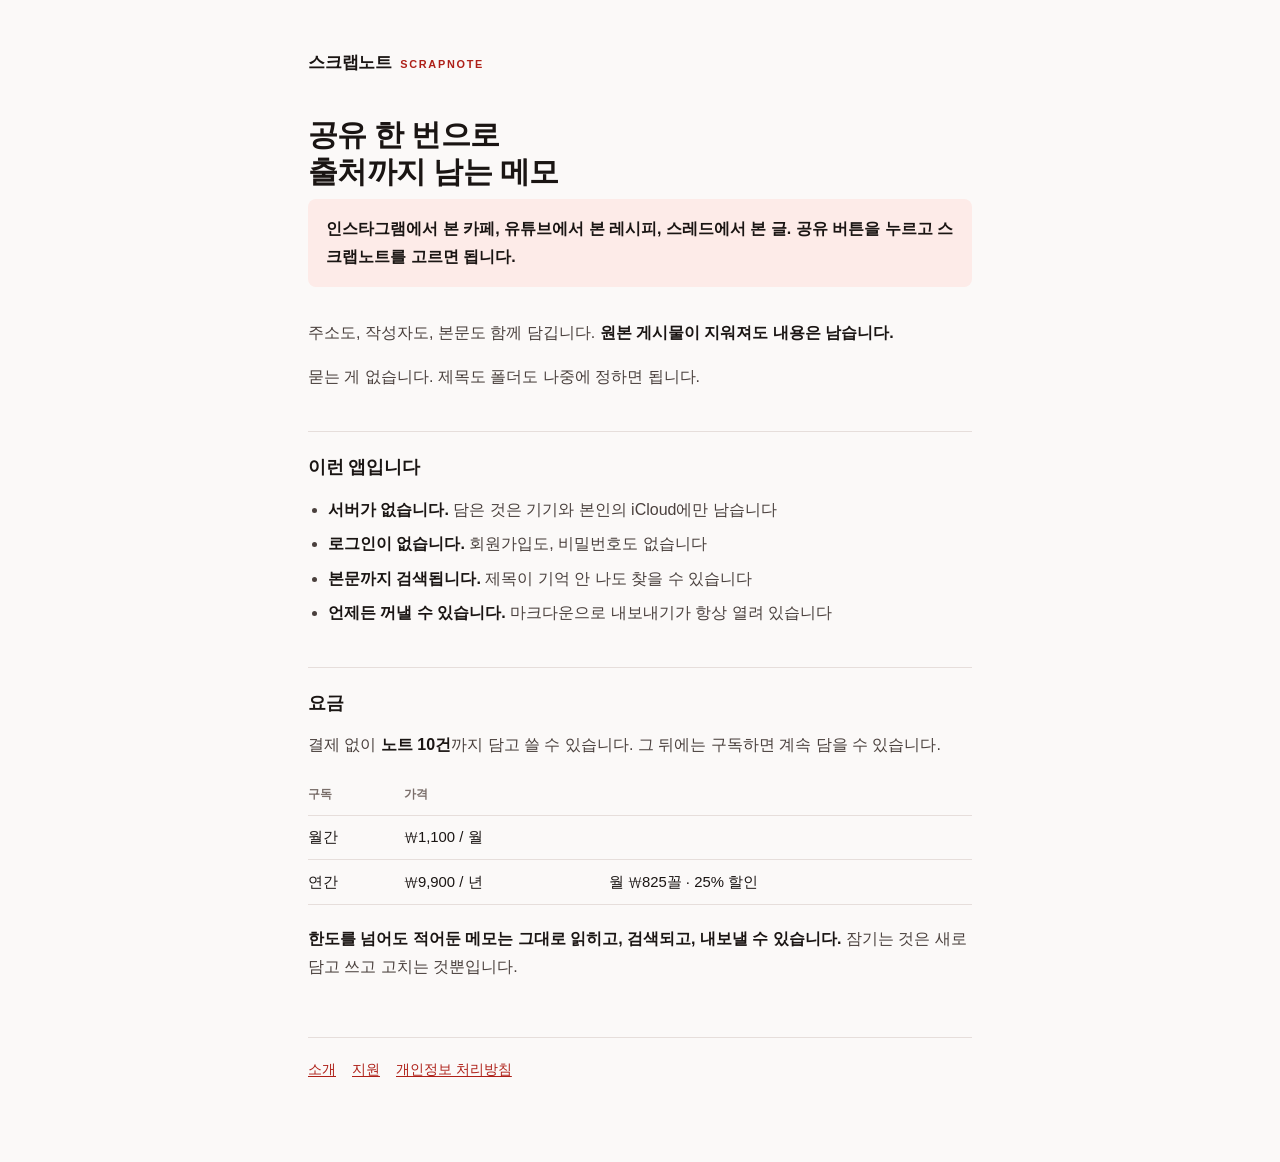
<file: index.html>
<!doctype html>
<html lang="ko">
<head>
<meta charset="utf-8">
<meta name="viewport" content="width=device-width, initial-scale=1">
<title>스크랩노트 — 공유 한 번으로 출처까지 남는 메모</title>
<meta name="description" content="인스타그램·유튜브·스레드에서 본 것을 공유 한 번으로 담는 iOS 메모 앱.">
<link rel="stylesheet" href="_style.css">
</head>
<body>
<div class="wrap">
<header class="brand">
  <a href="./"><span class="ko">스크랩노트</span><span class="en">ScrapNote</span></a>
</header>
<h1>공유 한 번으로<br>출처까지 남는 메모</h1>
<p class="lede">인스타그램에서 본 카페, 유튜브에서 본 레시피, 스레드에서 본 글. 공유 버튼을 누르고 스크랩노트를 고르면 됩니다.</p>
<p>주소도, 작성자도, 본문도 함께 담깁니다. <strong>원본 게시물이 지워져도 내용은 남습니다.</strong></p>
<p>묻는 게 없습니다. 제목도 폴더도 나중에 정하면 됩니다.</p>

<h2>이런 앱입니다</h2>
<ul>
  <li><strong>서버가 없습니다.</strong> 담은 것은 기기와 본인의 iCloud에만 남습니다</li>
  <li><strong>로그인이 없습니다.</strong> 회원가입도, 비밀번호도 없습니다</li>
  <li><strong>본문까지 검색됩니다.</strong> 제목이 기억 안 나도 찾을 수 있습니다</li>
  <li><strong>언제든 꺼낼 수 있습니다.</strong> 마크다운으로 내보내기가 항상 열려 있습니다</li>
</ul>

<h2>요금</h2>
<p>결제 없이 <strong>노트 10건</strong>까지 담고 쓸 수 있습니다. 그 뒤에는 구독하면 계속 담을 수 있습니다.</p>
<div class="scroller"><table>
<thead><tr><th>구독</th><th>가격</th><th></th></tr></thead>
<tbody>
<tr><td>월간</td><td>₩1,100 / 월</td><td></td></tr>
<tr><td>연간</td><td>₩9,900 / 년</td><td>월 ₩825꼴 · 25% 할인</td></tr>
</tbody>
</table></div>
<p><strong>한도를 넘어도 적어둔 메모는 그대로 읽히고, 검색되고, 내보낼 수 있습니다.</strong> 잠기는 것은 새로 담고 쓰고 고치는 것뿐입니다.</p>
<footer>
  <a href="./">소개</a><a href="support.html">지원</a><a href="privacy.html">개인정보 처리방침</a>
</footer>
</div>
</body>
</html>
</file>
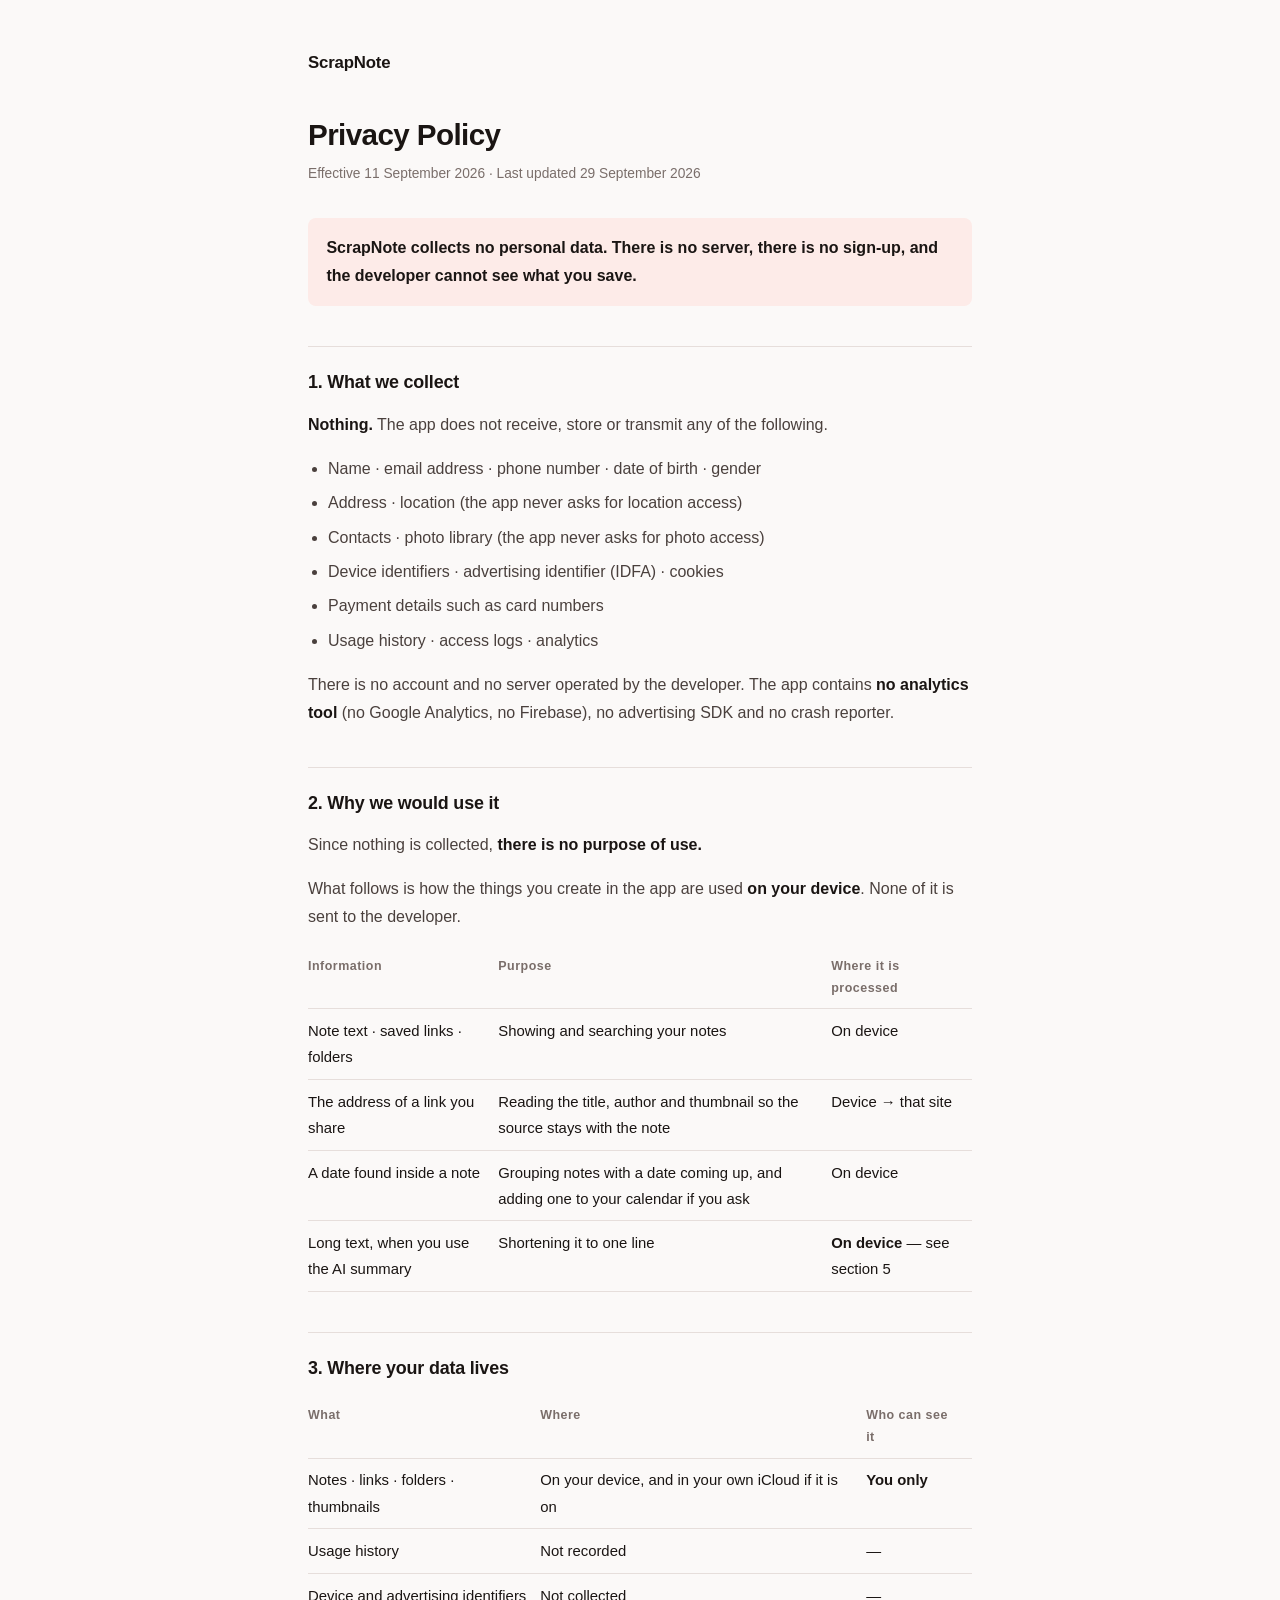
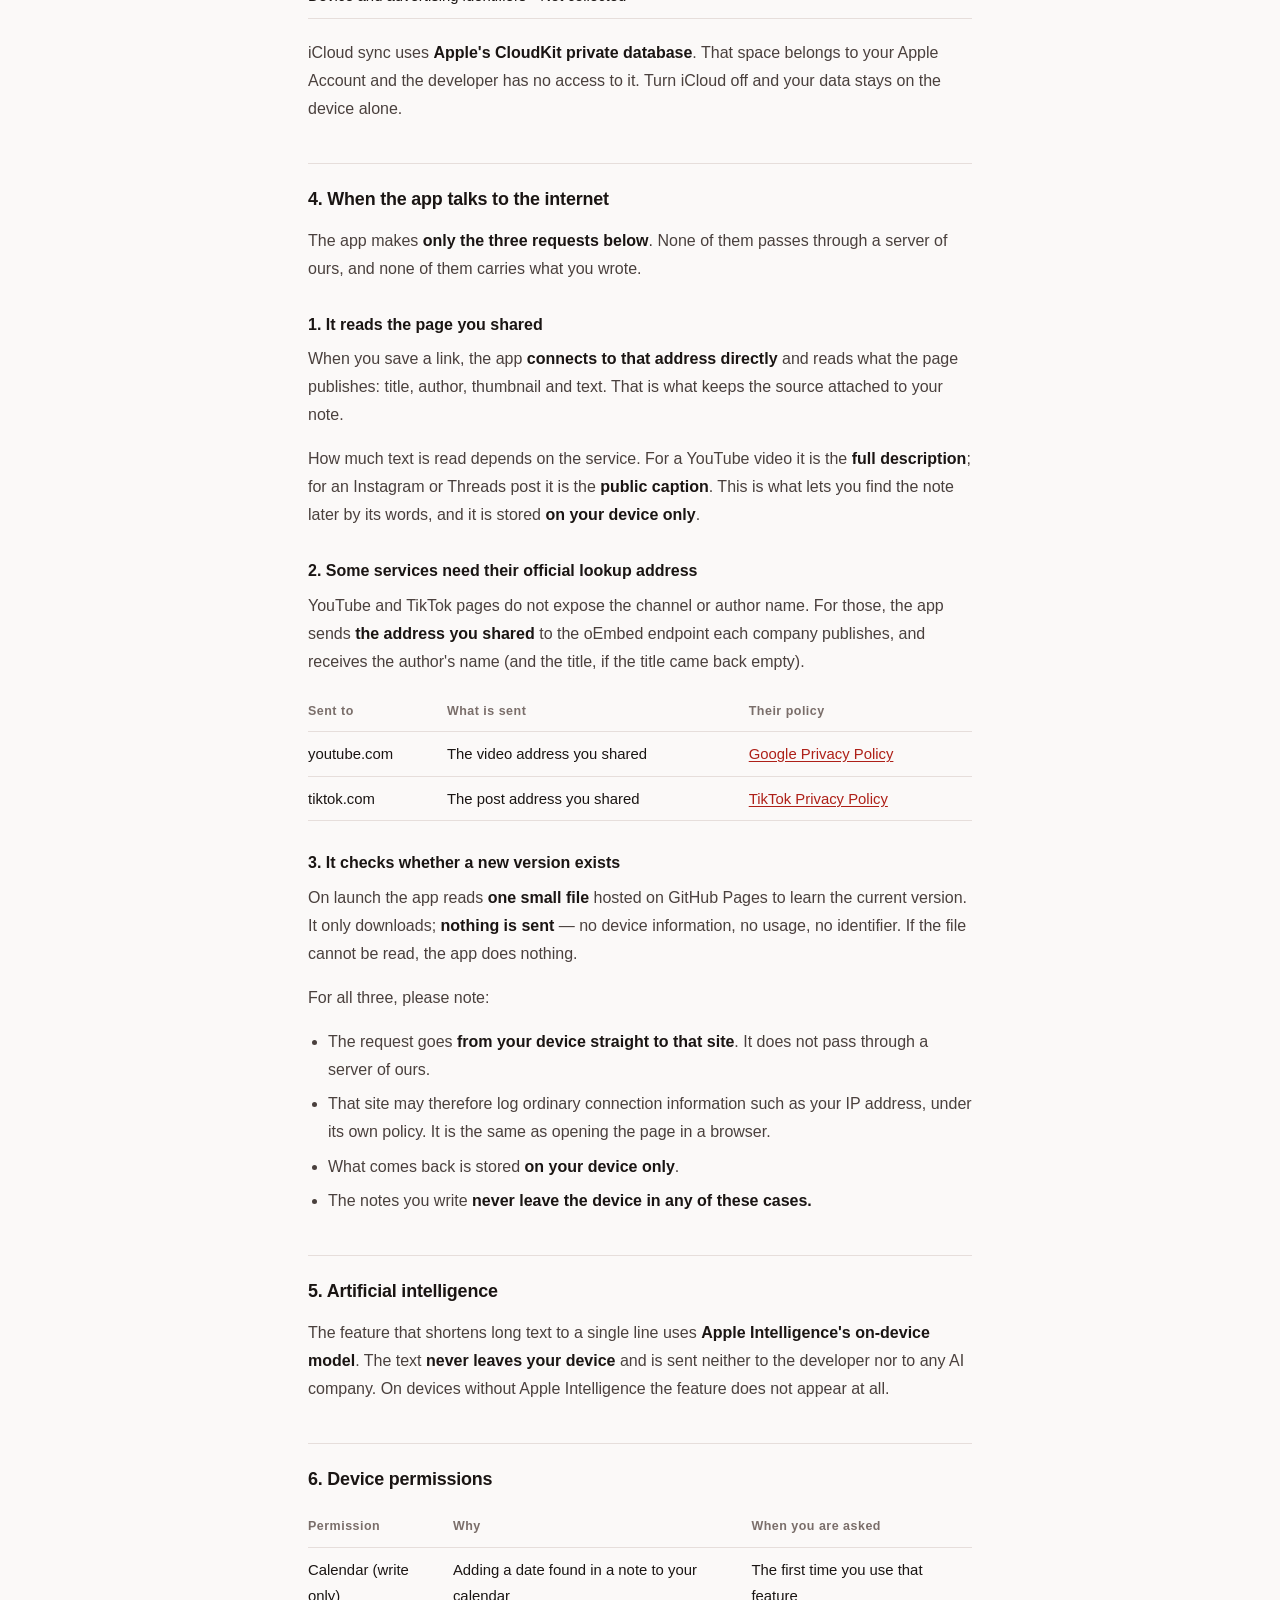
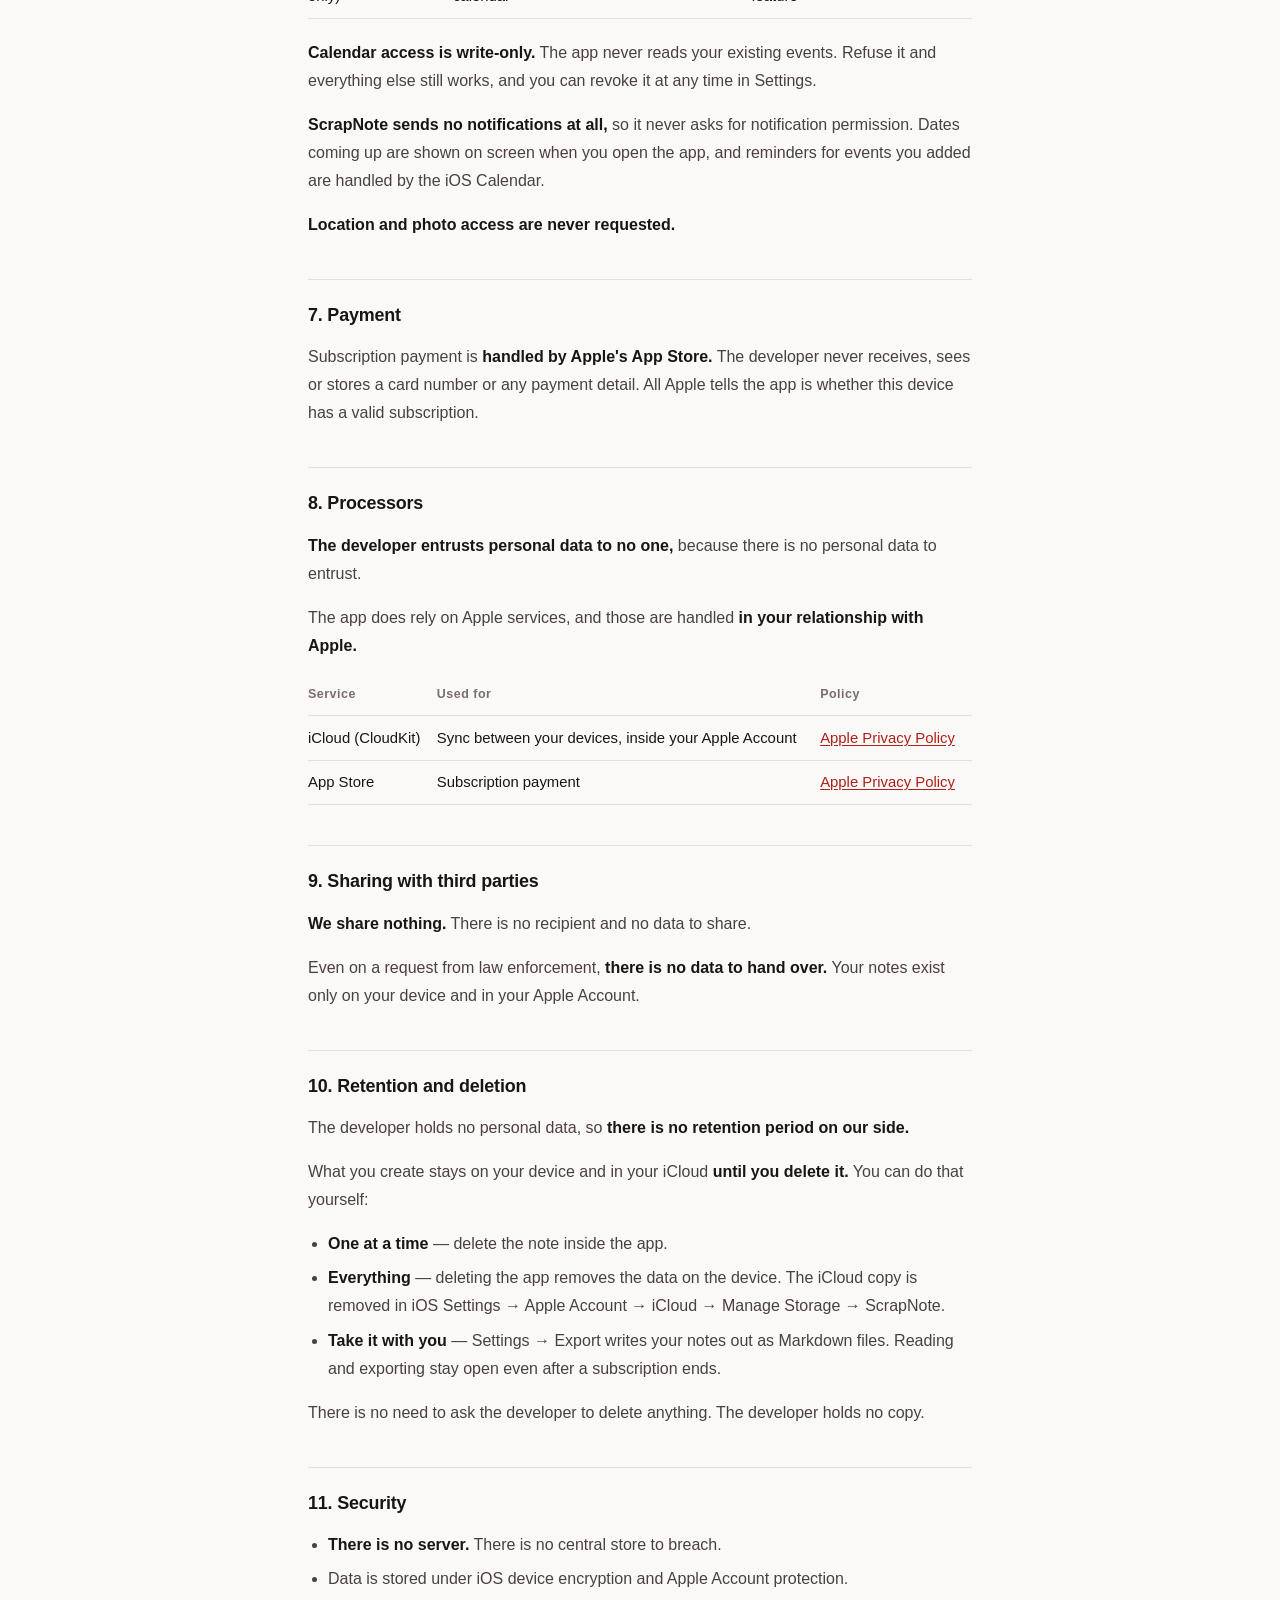
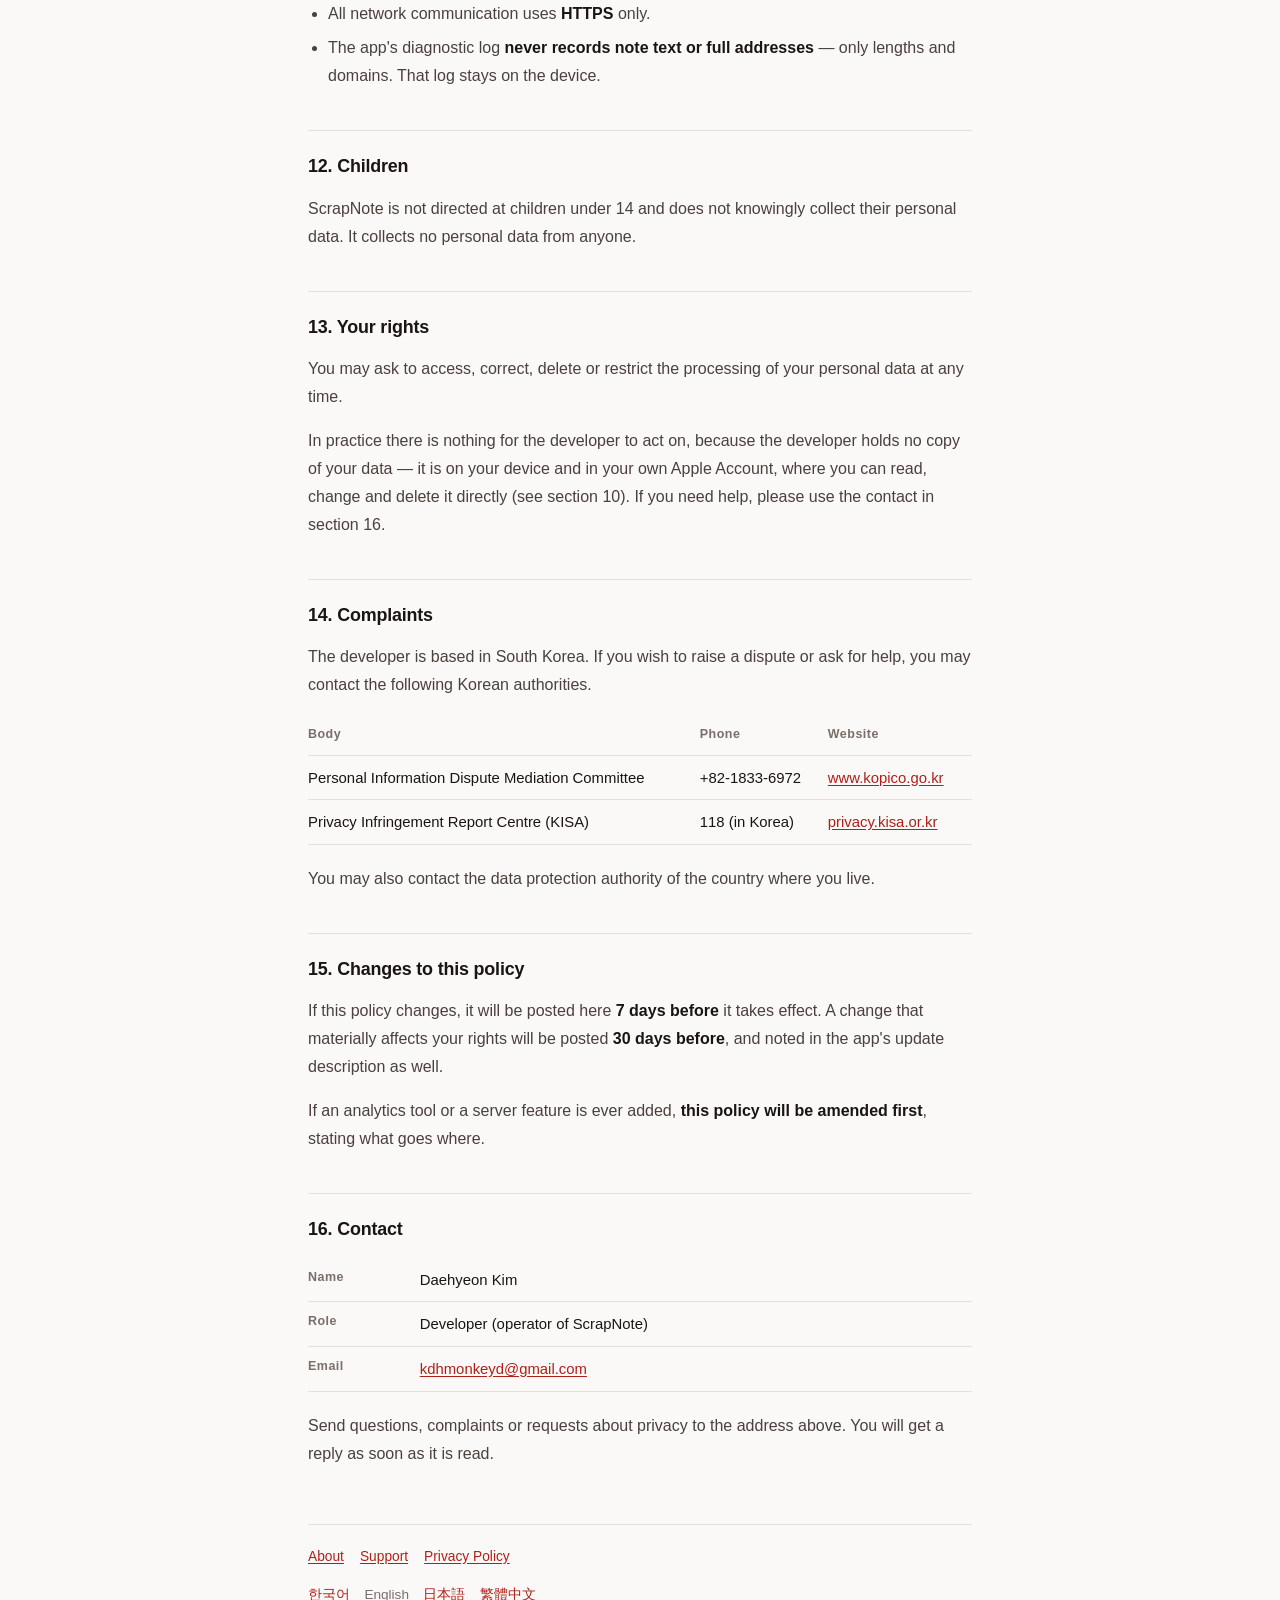
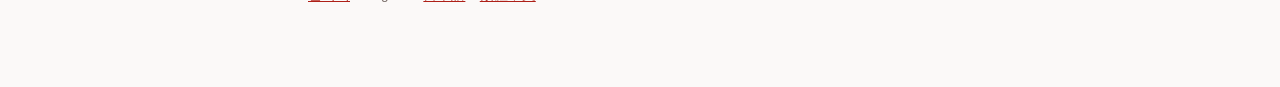
<file: privacy.en.html>
<!doctype html>
<html lang="en">
<head>
<meta charset="utf-8">
<meta name="viewport" content="width=device-width, initial-scale=1">
<title>Privacy Policy — ScrapNote</title>
<meta name="description" content="ScrapNote has no server and collects no personal data.">
<link rel="stylesheet" href="_style.css">
</head>
<body>
<div class="wrap">
<header class="brand">
  <a href="./"><span class="ko">ScrapNote</span></a>
</header>

<h1>Privacy Policy</h1>
<p class="meta">Effective 11 September 2026 · Last updated 29 September 2026</p>

<p class="lede">ScrapNote collects no personal data. There is no server, there is no sign-up, and the developer cannot see what you save.</p>

<h2>1. What we collect</h2>
<p><strong>Nothing.</strong> The app does not receive, store or transmit any of the following.</p>
<ul>
  <li>Name · email address · phone number · date of birth · gender</li>
  <li>Address · location (the app never asks for location access)</li>
  <li>Contacts · photo library (the app never asks for photo access)</li>
  <li>Device identifiers · advertising identifier (IDFA) · cookies</li>
  <li>Payment details such as card numbers</li>
  <li>Usage history · access logs · analytics</li>
</ul>
<p>There is no account and no server operated by the developer. The app contains <strong>no analytics tool</strong> (no Google Analytics, no Firebase), no advertising SDK and no crash reporter.</p>

<h2>2. Why we would use it</h2>
<p>Since nothing is collected, <strong>there is no purpose of use.</strong></p>
<p>What follows is how the things you create in the app are used <strong>on your device</strong>. None of it is sent to the developer.</p>
<div class="scroller"><table>
<thead><tr><th>Information</th><th>Purpose</th><th>Where it is processed</th></tr></thead>
<tbody>
<tr><td>Note text · saved links · folders</td><td>Showing and searching your notes</td><td>On device</td></tr>
<tr><td>The address of a link you share</td><td>Reading the title, author and thumbnail so the source stays with the note</td><td>Device → that site</td></tr>
<tr><td>A date found inside a note</td><td>Grouping notes with a date coming up, and adding one to your calendar if you ask</td><td>On device</td></tr>
<tr><td>Long text, when you use the AI summary</td><td>Shortening it to one line</td><td><strong>On device</strong> — see section 5</td></tr>
</tbody>
</table></div>

<h2>3. Where your data lives</h2>
<div class="scroller"><table>
<thead><tr><th>What</th><th>Where</th><th>Who can see it</th></tr></thead>
<tbody>
<tr><td>Notes · links · folders · thumbnails</td><td>On your device, and in your own iCloud if it is on</td><td><strong>You only</strong></td></tr>
<tr><td>Usage history</td><td>Not recorded</td><td>—</td></tr>
<tr><td>Device and advertising identifiers</td><td>Not collected</td><td>—</td></tr>
</tbody>
</table></div>
<p>iCloud sync uses <strong>Apple's CloudKit private database</strong>. That space belongs to your Apple Account and the developer has no access to it. Turn iCloud off and your data stays on the device alone.</p>

<h2>4. When the app talks to the internet</h2>
<p>The app makes <strong>only the three requests below</strong>. None of them passes through a server of ours, and none of them carries what you wrote.</p>

<h3>1. It reads the page you shared</h3>
<p>When you save a link, the app <strong>connects to that address directly</strong> and reads what the page publishes: title, author, thumbnail and text. That is what keeps the source attached to your note.</p>
<p>How much text is read depends on the service. For a YouTube video it is the <strong>full description</strong>; for an Instagram or Threads post it is the <strong>public caption</strong>. This is what lets you find the note later by its words, and it is stored <strong>on your device only</strong>.</p>

<h3>2. Some services need their official lookup address</h3>
<p>YouTube and TikTok pages do not expose the channel or author name. For those, the app sends <strong>the address you shared</strong> to the oEmbed endpoint each company publishes, and receives the author's name (and the title, if the title came back empty).</p>
<div class="scroller"><table>
<thead><tr><th>Sent to</th><th>What is sent</th><th>Their policy</th></tr></thead>
<tbody>
<tr><td>youtube.com</td><td>The video address you shared</td><td><a href="https://policies.google.com/privacy">Google Privacy Policy</a></td></tr>
<tr><td>tiktok.com</td><td>The post address you shared</td><td><a href="https://www.tiktok.com/legal/privacy-policy">TikTok Privacy Policy</a></td></tr>
</tbody>
</table></div>

<h3>3. It checks whether a new version exists</h3>
<p>On launch the app reads <strong>one small file</strong> hosted on GitHub Pages to learn the current version. It only downloads; <strong>nothing is sent</strong> — no device information, no usage, no identifier. If the file cannot be read, the app does nothing.</p>

<p>For all three, please note:</p>
<ul>
  <li>The request goes <strong>from your device straight to that site</strong>. It does not pass through a server of ours.</li>
  <li>That site may therefore log ordinary connection information such as your IP address, under its own policy. It is the same as opening the page in a browser.</li>
  <li>What comes back is stored <strong>on your device only</strong>.</li>
  <li>The notes you write <strong>never leave the device in any of these cases.</strong></li>
</ul>

<h2>5. Artificial intelligence</h2>
<p>The feature that shortens long text to a single line uses <strong>Apple Intelligence's on-device model</strong>. The text <strong>never leaves your device</strong> and is sent neither to the developer nor to any AI company. On devices without Apple Intelligence the feature does not appear at all.</p>

<h2>6. Device permissions</h2>
<div class="scroller"><table>
<thead><tr><th>Permission</th><th>Why</th><th>When you are asked</th></tr></thead>
<tbody>
<tr><td>Calendar (write only)</td><td>Adding a date found in a note to your calendar</td><td>The first time you use that feature</td></tr>
</tbody>
</table></div>
<p><strong>Calendar access is write-only.</strong> The app never reads your existing events. Refuse it and everything else still works, and you can revoke it at any time in Settings.</p>
<p><strong>ScrapNote sends no notifications at all,</strong> so it never asks for notification permission. Dates coming up are shown on screen when you open the app, and reminders for events you added are handled by the iOS Calendar.</p>
<p><strong>Location and photo access are never requested.</strong></p>

<h2>7. Payment</h2>
<p>Subscription payment is <strong>handled by Apple's App Store.</strong> The developer never receives, sees or stores a card number or any payment detail. All Apple tells the app is whether this device has a valid subscription.</p>

<h2>8. Processors</h2>
<p><strong>The developer entrusts personal data to no one,</strong> because there is no personal data to entrust.</p>
<p>The app does rely on Apple services, and those are handled <strong>in your relationship with Apple.</strong></p>
<div class="scroller"><table>
<thead><tr><th>Service</th><th>Used for</th><th>Policy</th></tr></thead>
<tbody>
<tr><td>iCloud (CloudKit)</td><td>Sync between your devices, inside your Apple Account</td><td><a href="https://www.apple.com/legal/privacy/">Apple Privacy Policy</a></td></tr>
<tr><td>App Store</td><td>Subscription payment</td><td><a href="https://www.apple.com/legal/privacy/">Apple Privacy Policy</a></td></tr>
</tbody>
</table></div>

<h2>9. Sharing with third parties</h2>
<p><strong>We share nothing.</strong> There is no recipient and no data to share.</p>
<p>Even on a request from law enforcement, <strong>there is no data to hand over.</strong> Your notes exist only on your device and in your Apple Account.</p>

<h2>10. Retention and deletion</h2>
<p>The developer holds no personal data, so <strong>there is no retention period on our side.</strong></p>
<p>What you create stays on your device and in your iCloud <strong>until you delete it.</strong> You can do that yourself:</p>
<ul>
  <li><strong>One at a time</strong> — delete the note inside the app.</li>
  <li><strong>Everything</strong> — deleting the app removes the data on the device. The iCloud copy is removed in iOS Settings → Apple Account → iCloud → Manage Storage → ScrapNote.</li>
  <li><strong>Take it with you</strong> — Settings → Export writes your notes out as Markdown files. Reading and exporting stay open even after a subscription ends.</li>
</ul>
<p>There is no need to ask the developer to delete anything. The developer holds no copy.</p>

<h2>11. Security</h2>
<ul>
  <li><strong>There is no server.</strong> There is no central store to breach.</li>
  <li>Data is stored under iOS device encryption and Apple Account protection.</li>
  <li>All network communication uses <strong>HTTPS</strong> only.</li>
  <li>The app's diagnostic log <strong>never records note text or full addresses</strong> — only lengths and domains. That log stays on the device.</li>
</ul>

<h2>12. Children</h2>
<p>ScrapNote is not directed at children under 14 and does not knowingly collect their personal data. It collects no personal data from anyone.</p>

<h2>13. Your rights</h2>
<p>You may ask to access, correct, delete or restrict the processing of your personal data at any time.</p>
<p>In practice there is nothing for the developer to act on, because the developer holds no copy of your data — it is on your device and in your own Apple Account, where you can read, change and delete it directly (see section 10). If you need help, please use the contact in section 16.</p>

<h2>14. Complaints</h2>
<p>The developer is based in South Korea. If you wish to raise a dispute or ask for help, you may contact the following Korean authorities.</p>
<div class="scroller"><table><thead><tr><th>Body</th><th>Phone</th><th>Website</th></tr></thead><tbody><tr><td>Personal Information Dispute Mediation Committee</td><td>+82-1833-6972</td><td><a href="https://www.kopico.go.kr">www.kopico.go.kr</a></td></tr><tr><td>Privacy Infringement Report Centre (KISA)</td><td>118 (in Korea)</td><td><a href="https://privacy.kisa.or.kr">privacy.kisa.or.kr</a></td></tr></tbody></table></div>
<p>You may also contact the data protection authority of the country where you live.</p>

<h2>15. Changes to this policy</h2>
<p>If this policy changes, it will be posted here <strong>7 days before</strong> it takes effect. A change that materially affects your rights will be posted <strong>30 days before</strong>, and noted in the app's update description as well.</p>
<p>If an analytics tool or a server feature is ever added, <strong>this policy will be amended first</strong>, stating what goes where.</p>

<h2>16. Contact</h2>
<div class="scroller"><table><tbody><tr><th>Name</th><td>Daehyeon Kim</td></tr><tr><th>Role</th><td>Developer (operator of ScrapNote)</td></tr><tr><th>Email</th><td><a href="mailto:kdhmonkeyd@gmail.com">kdhmonkeyd@gmail.com</a></td></tr></tbody></table></div>
<p>Send questions, complaints or requests about privacy to the address above. You will get a reply as soon as it is read.</p>
<footer>
  <a href="./">About</a><a href="support.en.html">Support</a><a href="privacy.en.html">Privacy Policy</a>
</footer>
<nav class="langs"><a href="privacy.html" hreflang="ko">한국어</a><span>English</span><a href="privacy.ja.html" hreflang="ja">日本語</a><a href="privacy.zh-Hant.html" hreflang="zh-Hant">繁體中文</a></nav>

</div>
</body>
</html>
</file>
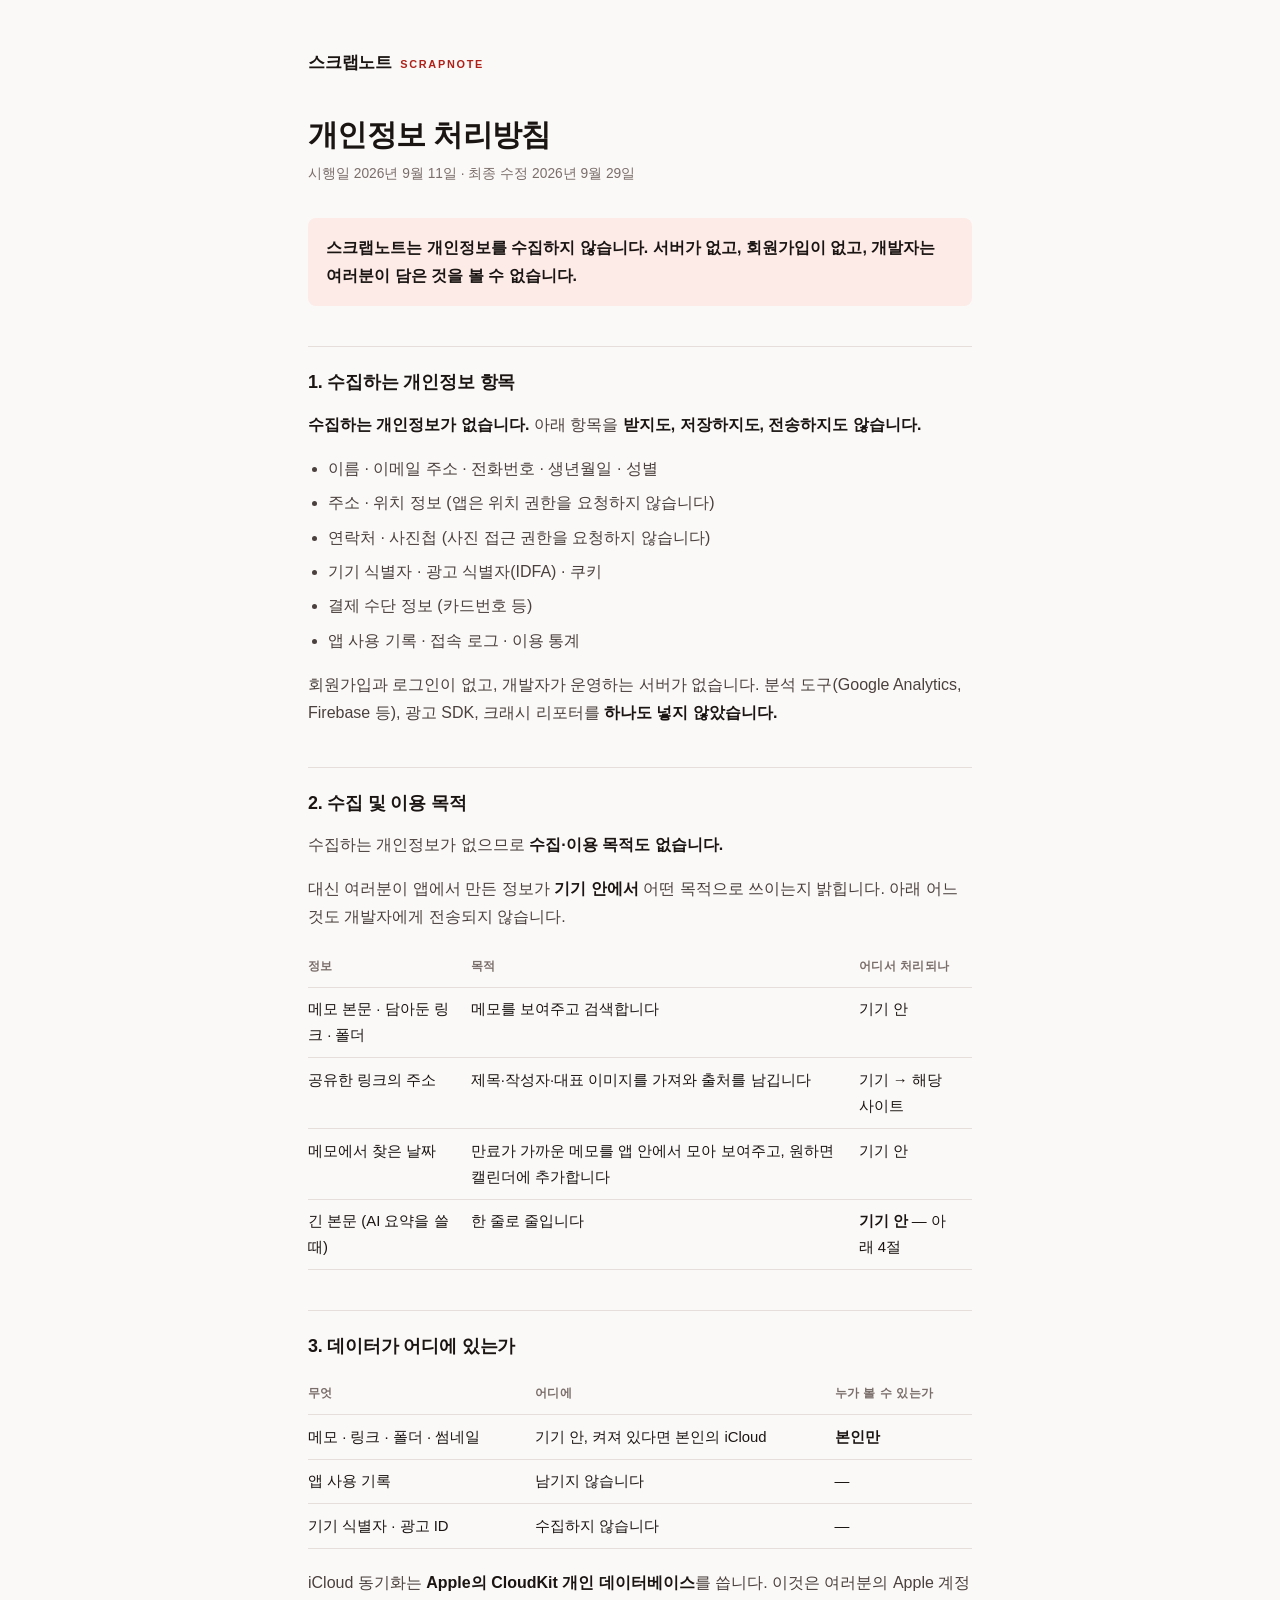
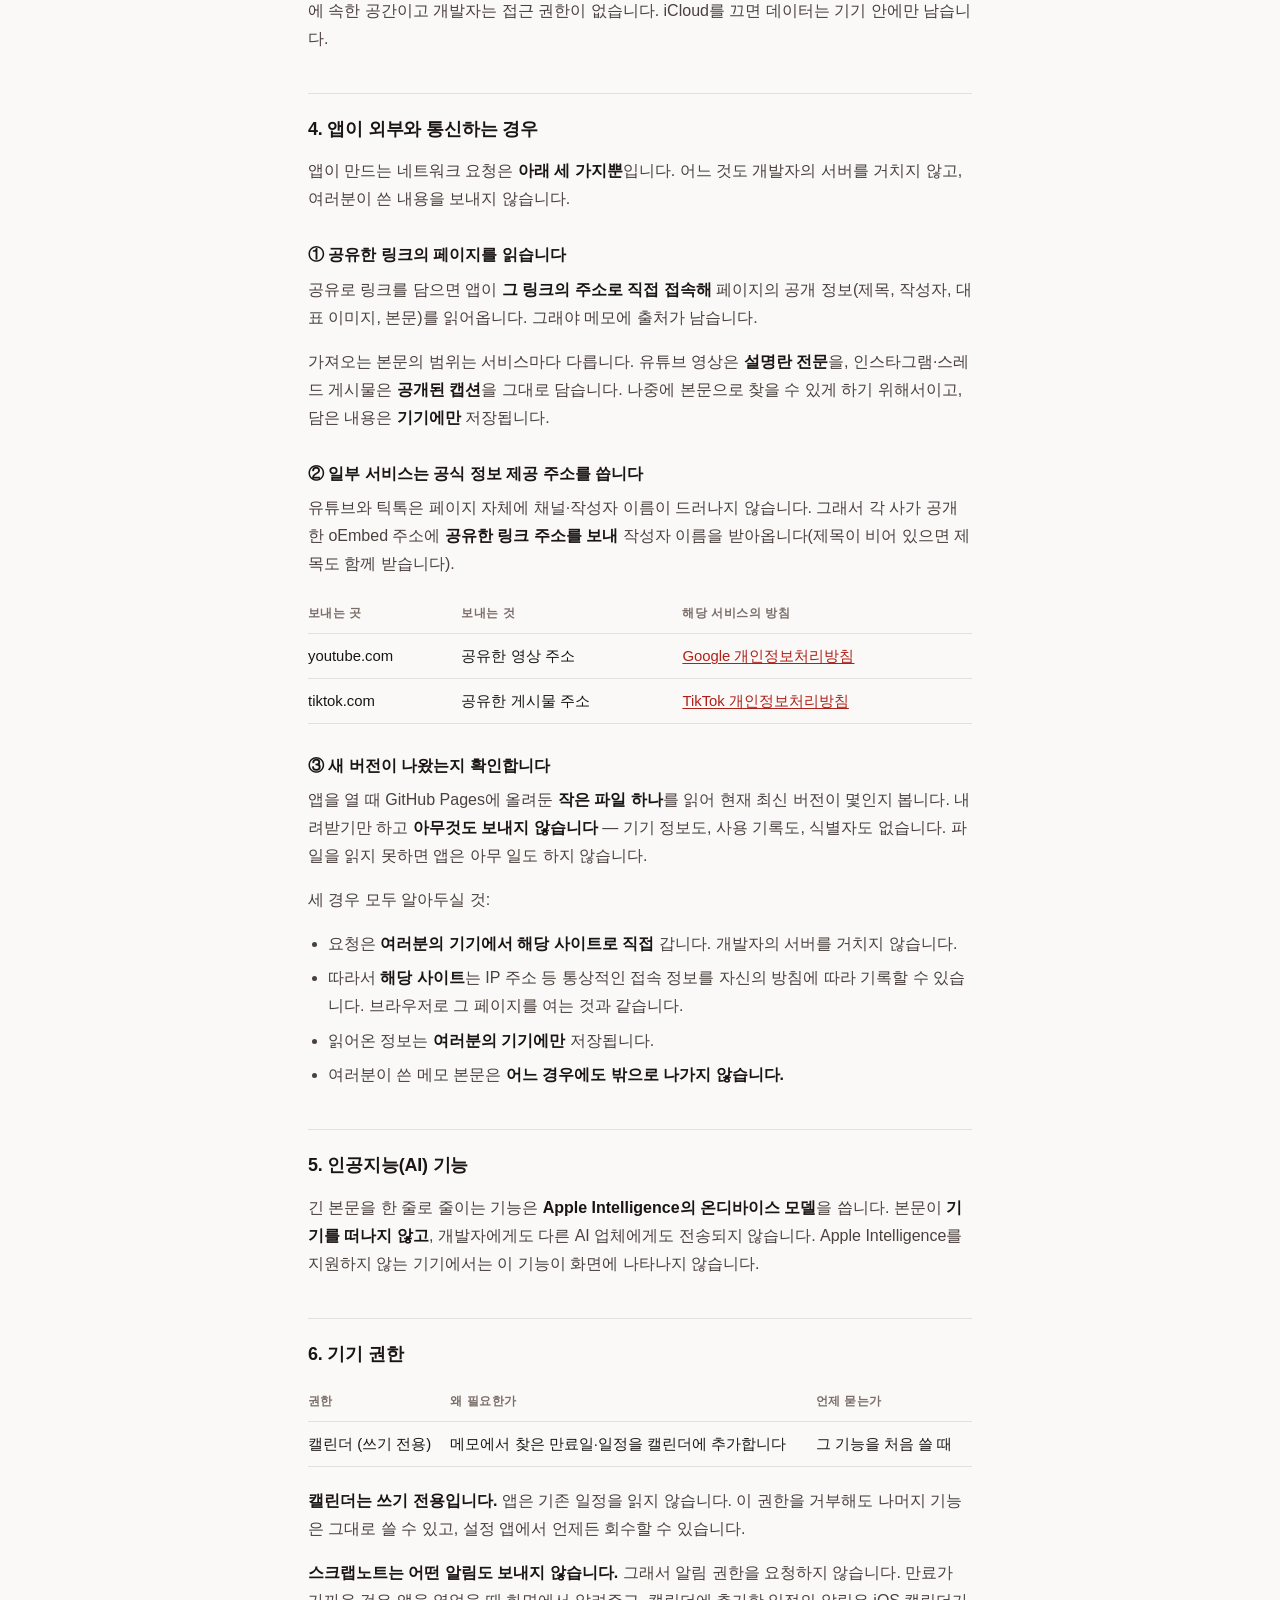
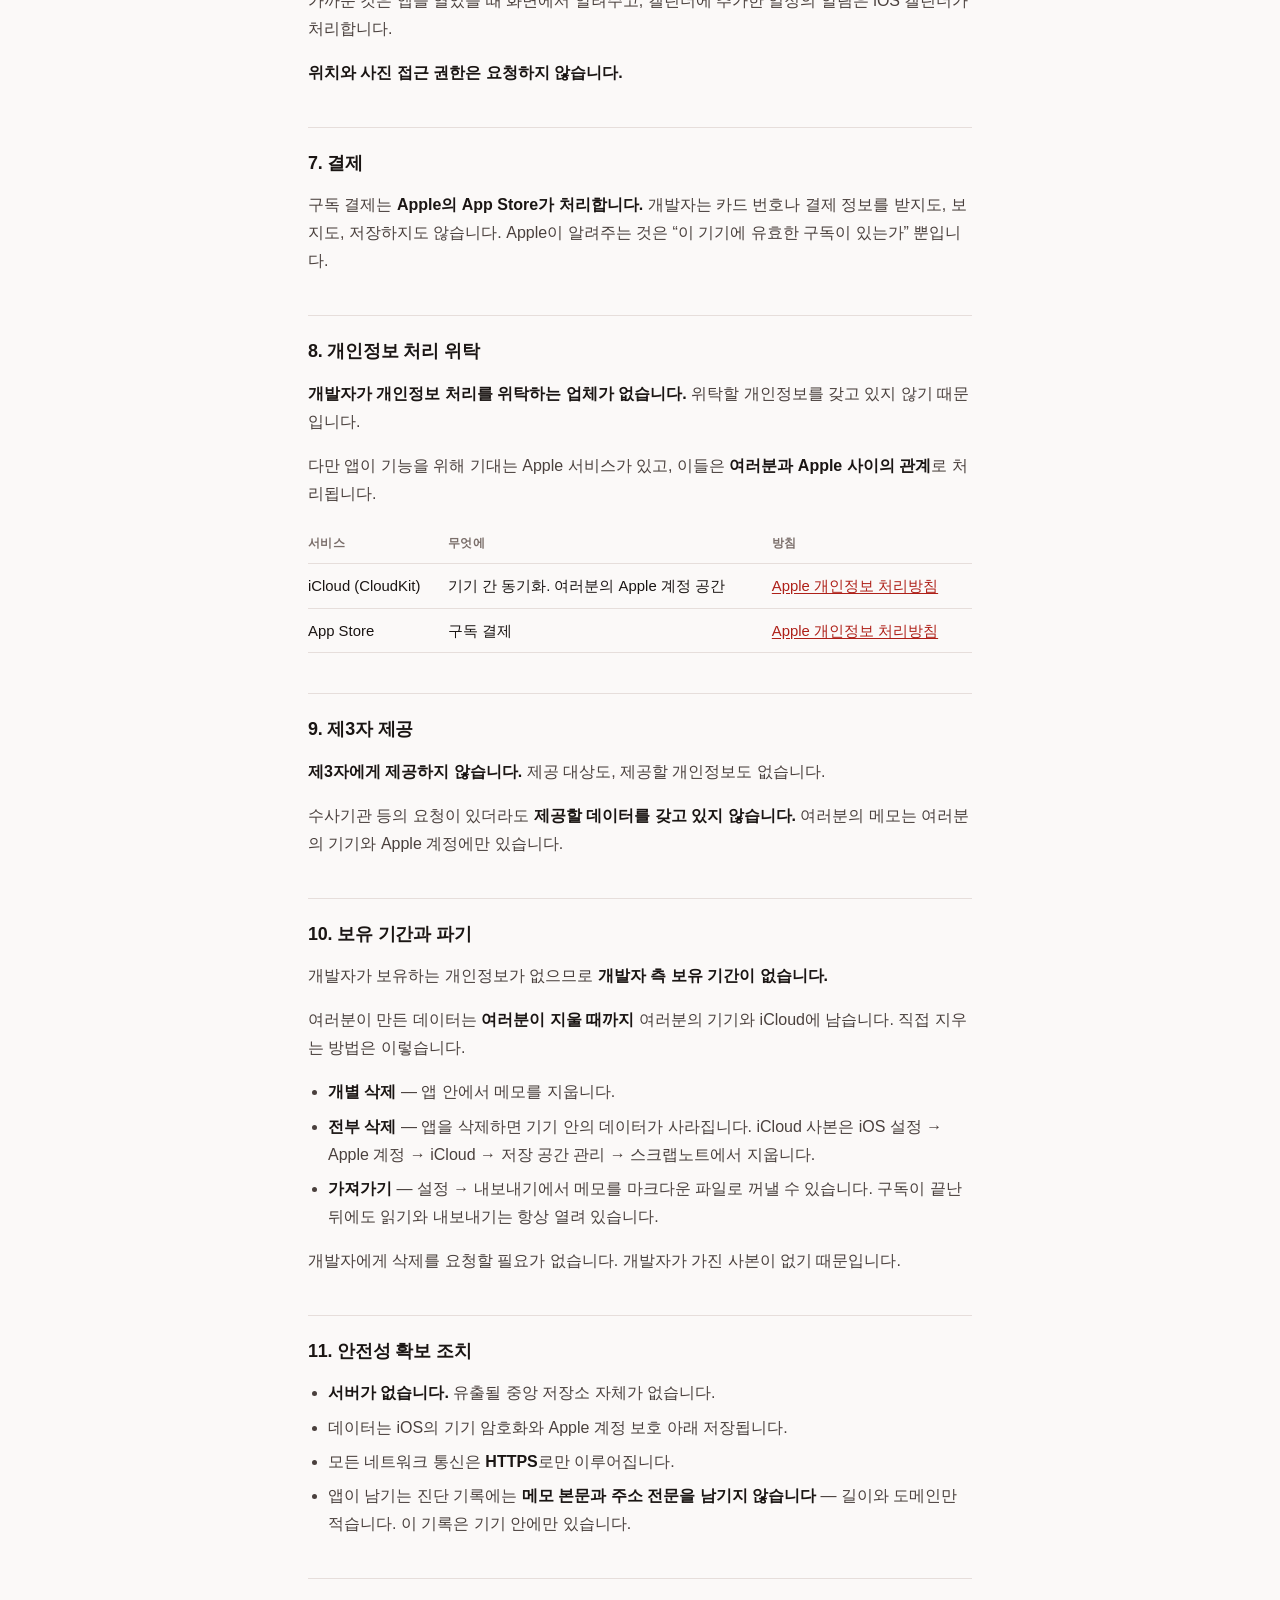
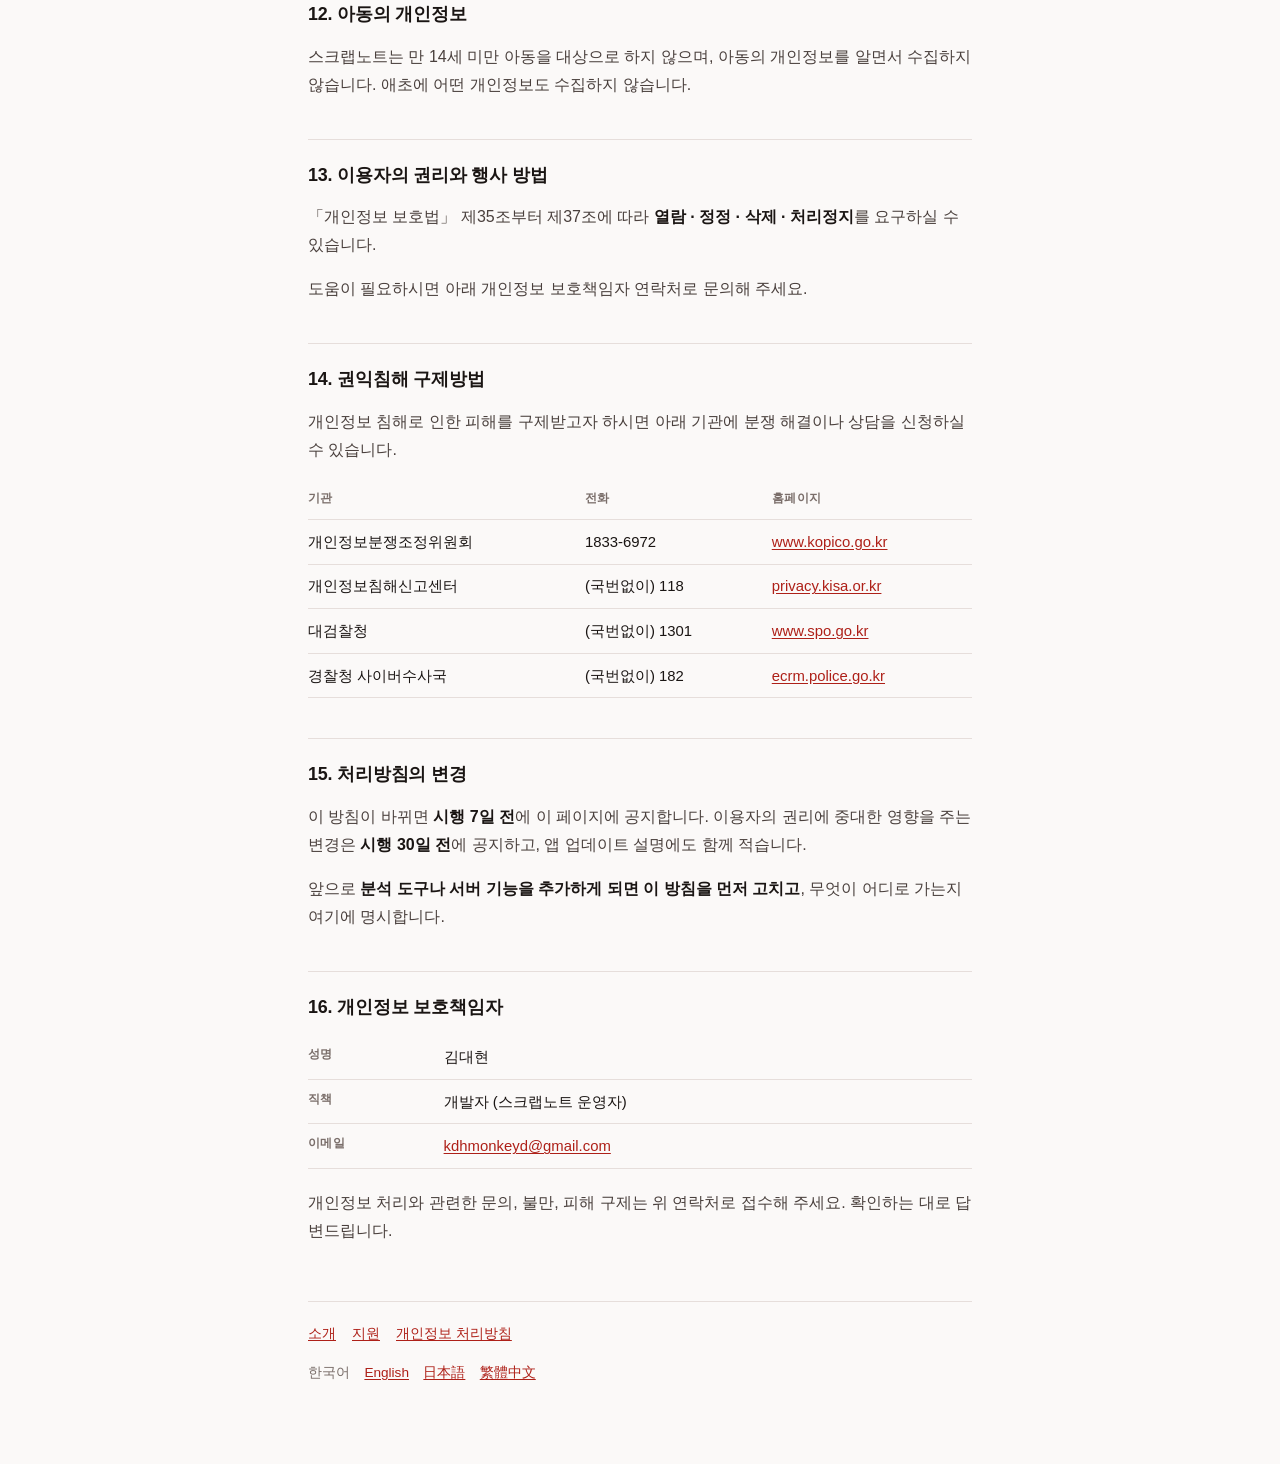
<file: privacy.html>
<!doctype html>
<html lang="ko">
<head>
<meta charset="utf-8">
<meta name="viewport" content="width=device-width, initial-scale=1">
<title>개인정보 처리방침 — 스크랩노트</title>
<meta name="description" content="스크랩노트는 서버가 없고 개인정보를 수집하지 않습니다.">
<link rel="stylesheet" href="_style.css">
</head>
<body>
<div class="wrap">
<header class="brand">
  <a href="./"><span class="ko">스크랩노트</span><span class="en">ScrapNote</span></a>
</header>

<h1>개인정보 처리방침</h1>
<p class="meta">시행일 2026년 9월 11일 · 최종 수정 2026년 9월 29일</p>

<p class="lede">스크랩노트는 개인정보를 수집하지 않습니다. 서버가 없고, 회원가입이 없고, 개발자는 여러분이 담은 것을 볼 수 없습니다.</p>
<h2>1. 수집하는 개인정보 항목</h2>
<p><strong>수집하는 개인정보가 없습니다.</strong> 아래 항목을 <strong>받지도, 저장하지도, 전송하지도 않습니다.</strong></p>
<ul>
  <li>이름 · 이메일 주소 · 전화번호 · 생년월일 · 성별</li>
  <li>주소 · 위치 정보 (앱은 위치 권한을 요청하지 않습니다)</li>
  <li>연락처 · 사진첩 (사진 접근 권한을 요청하지 않습니다)</li>
  <li>기기 식별자 · 광고 식별자(IDFA) · 쿠키</li>
  <li>결제 수단 정보 (카드번호 등)</li>
  <li>앱 사용 기록 · 접속 로그 · 이용 통계</li>
</ul>
<p>회원가입과 로그인이 없고, 개발자가 운영하는 서버가 없습니다. 분석 도구(Google Analytics, Firebase 등), 광고 SDK, 크래시 리포터를 <strong>하나도 넣지 않았습니다.</strong></p>

<h2>2. 수집 및 이용 목적</h2>
<p>수집하는 개인정보가 없으므로 <strong>수집·이용 목적도 없습니다.</strong></p>
<p>대신 여러분이 앱에서 만든 정보가 <strong>기기 안에서</strong> 어떤 목적으로 쓰이는지 밝힙니다. 아래 어느 것도 개발자에게 전송되지 않습니다.</p>
<div class="scroller"><table>
<thead><tr><th>정보</th><th>목적</th><th>어디서 처리되나</th></tr></thead>
<tbody>
<tr><td>메모 본문 · 담아둔 링크 · 폴더</td><td>메모를 보여주고 검색합니다</td><td>기기 안</td></tr>
<tr><td>공유한 링크의 주소</td><td>제목·작성자·대표 이미지를 가져와 출처를 남깁니다</td><td>기기 → 해당 사이트</td></tr>
<tr><td>메모에서 찾은 날짜</td><td>만료가 가까운 메모를 앱 안에서 모아 보여주고, 원하면 캘린더에 추가합니다</td><td>기기 안</td></tr>
<tr><td>긴 본문 (AI 요약을 쓸 때)</td><td>한 줄로 줄입니다</td><td><strong>기기 안</strong> — 아래 4절</td></tr>
</tbody>
</table></div>

<h2>3. 데이터가 어디에 있는가</h2>
<div class="scroller"><table>
<thead><tr><th>무엇</th><th>어디에</th><th>누가 볼 수 있는가</th></tr></thead>
<tbody>
<tr><td>메모 · 링크 · 폴더 · 썸네일</td><td>기기 안, 켜져 있다면 본인의 iCloud</td><td><strong>본인만</strong></td></tr>
<tr><td>앱 사용 기록</td><td>남기지 않습니다</td><td>—</td></tr>
<tr><td>기기 식별자 · 광고 ID</td><td>수집하지 않습니다</td><td>—</td></tr>
</tbody>
</table></div>
<p>iCloud 동기화는 <strong>Apple의 CloudKit 개인 데이터베이스</strong>를 씁니다. 이것은 여러분의 Apple 계정에 속한 공간이고 개발자는 접근 권한이 없습니다. iCloud를 끄면 데이터는 기기 안에만 남습니다.</p>

<h2>4. 앱이 외부와 통신하는 경우</h2>
<p>앱이 만드는 네트워크 요청은 <strong>아래 세 가지뿐</strong>입니다. 어느 것도 개발자의 서버를 거치지 않고, 여러분이 쓴 내용을 보내지 않습니다.</p>

<h3>① 공유한 링크의 페이지를 읽습니다</h3>
<p>공유로 링크를 담으면 앱이 <strong>그 링크의 주소로 직접 접속해</strong> 페이지의 공개 정보(제목, 작성자, 대표 이미지, 본문)를 읽어옵니다. 그래야 메모에 출처가 남습니다.</p>
<p>가져오는 본문의 범위는 서비스마다 다릅니다. 유튜브 영상은 <strong>설명란 전문</strong>을, 인스타그램·스레드 게시물은 <strong>공개된 캡션</strong>을 그대로 담습니다. 나중에 본문으로 찾을 수 있게 하기 위해서이고, 담은 내용은 <strong>기기에만</strong> 저장됩니다.</p>

<h3>② 일부 서비스는 공식 정보 제공 주소를 씁니다</h3>
<p>유튜브와 틱톡은 페이지 자체에 채널·작성자 이름이 드러나지 않습니다. 그래서 각 사가 공개한 oEmbed 주소에 <strong>공유한 링크 주소를 보내</strong> 작성자 이름을 받아옵니다(제목이 비어 있으면 제목도 함께 받습니다).</p>
<div class="scroller"><table>
<thead><tr><th>보내는 곳</th><th>보내는 것</th><th>해당 서비스의 방침</th></tr></thead>
<tbody>
<tr><td>youtube.com</td><td>공유한 영상 주소</td><td><a href="https://policies.google.com/privacy">Google 개인정보처리방침</a></td></tr>
<tr><td>tiktok.com</td><td>공유한 게시물 주소</td><td><a href="https://www.tiktok.com/legal/privacy-policy">TikTok 개인정보처리방침</a></td></tr>
</tbody>
</table></div>

<h3>③ 새 버전이 나왔는지 확인합니다</h3>
<p>앱을 열 때 GitHub Pages에 올려둔 <strong>작은 파일 하나</strong>를 읽어 현재 최신 버전이 몇인지 봅니다. 내려받기만 하고 <strong>아무것도 보내지 않습니다</strong> — 기기 정보도, 사용 기록도, 식별자도 없습니다. 파일을 읽지 못하면 앱은 아무 일도 하지 않습니다.</p>

<p>세 경우 모두 알아두실 것:</p>
<ul>
  <li>요청은 <strong>여러분의 기기에서 해당 사이트로 직접</strong> 갑니다. 개발자의 서버를 거치지 않습니다.</li>
  <li>따라서 <strong>해당 사이트</strong>는 IP 주소 등 통상적인 접속 정보를 자신의 방침에 따라 기록할 수 있습니다. 브라우저로 그 페이지를 여는 것과 같습니다.</li>
  <li>읽어온 정보는 <strong>여러분의 기기에만</strong> 저장됩니다.</li>
  <li>여러분이 쓴 메모 본문은 <strong>어느 경우에도 밖으로 나가지 않습니다.</strong></li>
</ul>

<h2>5. 인공지능(AI) 기능</h2>
<p>긴 본문을 한 줄로 줄이는 기능은 <strong>Apple Intelligence의 온디바이스 모델</strong>을 씁니다. 본문이 <strong>기기를 떠나지 않고</strong>, 개발자에게도 다른 AI 업체에게도 전송되지 않습니다. Apple Intelligence를 지원하지 않는 기기에서는 이 기능이 화면에 나타나지 않습니다.</p>

<h2>6. 기기 권한</h2>
<div class="scroller"><table>
<thead><tr><th>권한</th><th>왜 필요한가</th><th>언제 묻는가</th></tr></thead>
<tbody>
<tr><td>캘린더 (쓰기 전용)</td><td>메모에서 찾은 만료일·일정을 캘린더에 추가합니다</td><td>그 기능을 처음 쓸 때</td></tr>
</tbody>
</table></div>
<p><strong>캘린더는 쓰기 전용입니다.</strong> 앱은 기존 일정을 읽지 않습니다. 이 권한을 거부해도 나머지 기능은 그대로 쓸 수 있고, 설정 앱에서 언제든 회수할 수 있습니다.</p>
<p><strong>스크랩노트는 어떤 알림도 보내지 않습니다.</strong> 그래서 알림 권한을 요청하지 않습니다. 만료가 가까운 것은 앱을 열었을 때 화면에서 알려주고, 캘린더에 추가한 일정의 알림은 iOS 캘린더가 처리합니다.</p>
<p><strong>위치와 사진 접근 권한은 요청하지 않습니다.</strong></p>

<h2>7. 결제</h2>
<p>구독 결제는 <strong>Apple의 App Store가 처리합니다.</strong> 개발자는 카드 번호나 결제 정보를 받지도, 보지도, 저장하지도 않습니다. Apple이 알려주는 것은 “이 기기에 유효한 구독이 있는가” 뿐입니다.</p>

<h2>8. 개인정보 처리 위탁</h2>
<p><strong>개발자가 개인정보 처리를 위탁하는 업체가 없습니다.</strong> 위탁할 개인정보를 갖고 있지 않기 때문입니다.</p>
<p>다만 앱이 기능을 위해 기대는 Apple 서비스가 있고, 이들은 <strong>여러분과 Apple 사이의 관계</strong>로 처리됩니다.</p>
<div class="scroller"><table>
<thead><tr><th>서비스</th><th>무엇에</th><th>방침</th></tr></thead>
<tbody>
<tr><td>iCloud (CloudKit)</td><td>기기 간 동기화. 여러분의 Apple 계정 공간</td><td><a href="https://www.apple.com/kr/legal/privacy/">Apple 개인정보 처리방침</a></td></tr>
<tr><td>App Store</td><td>구독 결제</td><td><a href="https://www.apple.com/kr/legal/privacy/">Apple 개인정보 처리방침</a></td></tr>
</tbody>
</table></div>

<h2>9. 제3자 제공</h2>
<p><strong>제3자에게 제공하지 않습니다.</strong> 제공 대상도, 제공할 개인정보도 없습니다.</p>
<p>수사기관 등의 요청이 있더라도 <strong>제공할 데이터를 갖고 있지 않습니다.</strong> 여러분의 메모는 여러분의 기기와 Apple 계정에만 있습니다.</p>

<h2>10. 보유 기간과 파기</h2>
<p>개발자가 보유하는 개인정보가 없으므로 <strong>개발자 측 보유 기간이 없습니다.</strong></p>
<p>여러분이 만든 데이터는 <strong>여러분이 지울 때까지</strong> 여러분의 기기와 iCloud에 남습니다. 직접 지우는 방법은 이렇습니다.</p>
<ul>
  <li><strong>개별 삭제</strong> — 앱 안에서 메모를 지웁니다.</li>
  <li><strong>전부 삭제</strong> — 앱을 삭제하면 기기 안의 데이터가 사라집니다. iCloud 사본은 iOS 설정 → Apple 계정 → iCloud → 저장 공간 관리 → 스크랩노트에서 지웁니다.</li>
  <li><strong>가져가기</strong> — 설정 → 내보내기에서 메모를 마크다운 파일로 꺼낼 수 있습니다. 구독이 끝난 뒤에도 읽기와 내보내기는 항상 열려 있습니다.</li>
</ul>
<p>개발자에게 삭제를 요청할 필요가 없습니다. 개발자가 가진 사본이 없기 때문입니다.</p>

<h2>11. 안전성 확보 조치</h2>
<ul>
  <li><strong>서버가 없습니다.</strong> 유출될 중앙 저장소 자체가 없습니다.</li>
  <li>데이터는 iOS의 기기 암호화와 Apple 계정 보호 아래 저장됩니다.</li>
  <li>모든 네트워크 통신은 <strong>HTTPS</strong>로만 이루어집니다.</li>
  <li>앱이 남기는 진단 기록에는 <strong>메모 본문과 주소 전문을 남기지 않습니다</strong> — 길이와 도메인만 적습니다. 이 기록은 기기 안에만 있습니다.</li>
</ul>

<h2>12. 아동의 개인정보</h2>
<p>스크랩노트는 만 14세 미만 아동을 대상으로 하지 않으며, 아동의 개인정보를 알면서 수집하지 않습니다. 애초에 어떤 개인정보도 수집하지 않습니다.</p>

<h2>13. 이용자의 권리와 행사 방법</h2>
<p>「개인정보 보호법」 제35조부터 제37조에 따라 <strong>열람 · 정정 · 삭제 · 처리정지</strong>를 요구하실 수 있습니다.</p>
<p>도움이 필요하시면 아래 개인정보 보호책임자 연락처로 문의해 주세요.</p>

<h2>14. 권익침해 구제방법</h2>
<p>개인정보 침해로 인한 피해를 구제받고자 하시면 아래 기관에 분쟁 해결이나 상담을 신청하실 수 있습니다.</p>
<div class="scroller"><table><thead><tr><th>기관</th><th>전화</th><th>홈페이지</th></tr></thead><tbody><tr><td>개인정보분쟁조정위원회</td><td>1833-6972</td><td><a href="https://www.kopico.go.kr">www.kopico.go.kr</a></td></tr><tr><td>개인정보침해신고센터</td><td>(국번없이) 118</td><td><a href="https://privacy.kisa.or.kr">privacy.kisa.or.kr</a></td></tr><tr><td>대검찰청</td><td>(국번없이) 1301</td><td><a href="https://www.spo.go.kr">www.spo.go.kr</a></td></tr><tr><td>경찰청 사이버수사국</td><td>(국번없이) 182</td><td><a href="https://ecrm.police.go.kr">ecrm.police.go.kr</a></td></tr></tbody></table></div>

<h2>15. 처리방침의 변경</h2>
<p>이 방침이 바뀌면 <strong>시행 7일 전</strong>에 이 페이지에 공지합니다. 이용자의 권리에 중대한 영향을 주는 변경은 <strong>시행 30일 전</strong>에 공지하고, 앱 업데이트 설명에도 함께 적습니다.</p>
<p>앞으로 <strong>분석 도구나 서버 기능을 추가하게 되면 이 방침을 먼저 고치고</strong>, 무엇이 어디로 가는지 여기에 명시합니다.</p>

<h2>16. 개인정보 보호책임자</h2>
<div class="scroller"><table><tbody><tr><th>성명</th><td>김대현</td></tr><tr><th>직책</th><td>개발자 (스크랩노트 운영자)</td></tr><tr><th>이메일</th><td><a href="mailto:kdhmonkeyd@gmail.com">kdhmonkeyd@gmail.com</a></td></tr></tbody></table></div>
<p>개인정보 처리와 관련한 문의, 불만, 피해 구제는 위 연락처로 접수해 주세요. 확인하는 대로 답변드립니다.</p>
<footer>
  <a href="./">소개</a><a href="support.html">지원</a><a href="privacy.html">개인정보 처리방침</a>
</footer>
<nav class="langs"><span>한국어</span><a href="privacy.en.html" hreflang="en">English</a><a href="privacy.ja.html" hreflang="ja">日本語</a><a href="privacy.zh-Hant.html" hreflang="zh-Hant">繁體中文</a></nav>

</div>
</body>
</html>
</file>
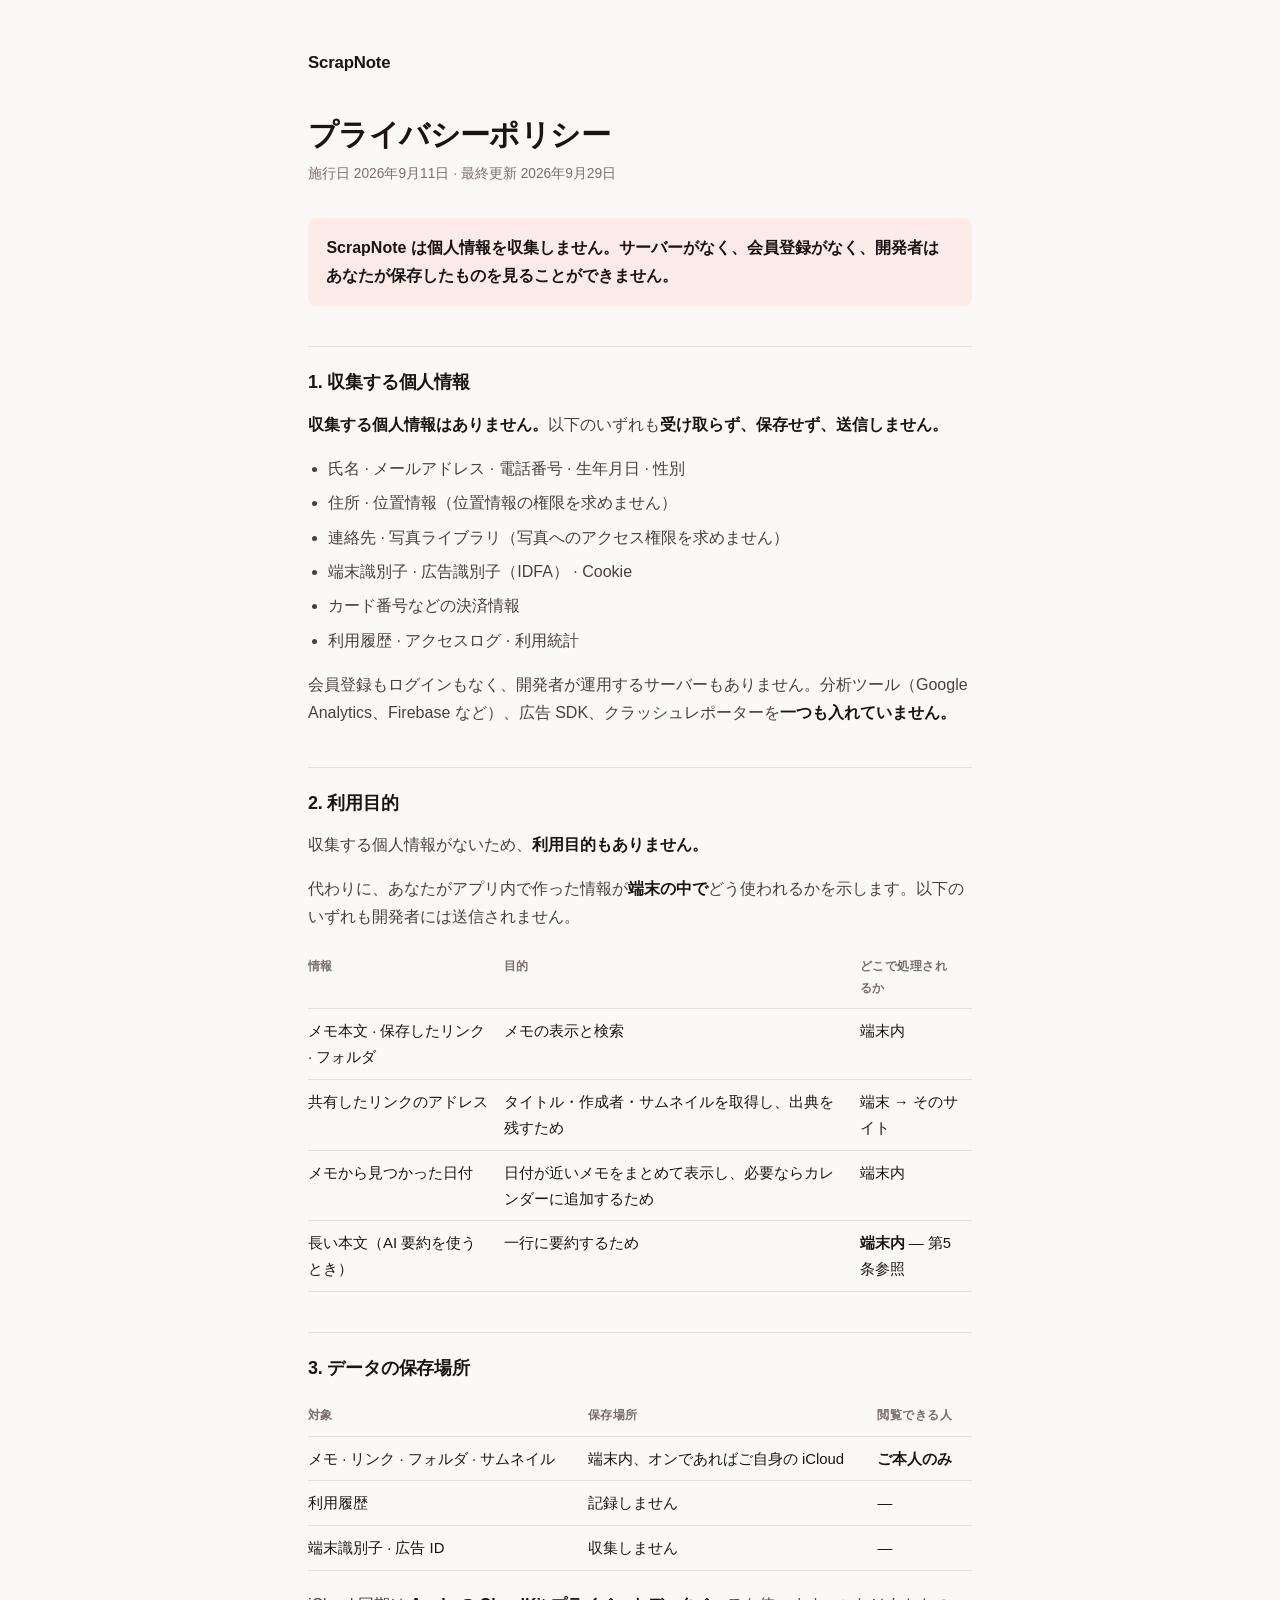
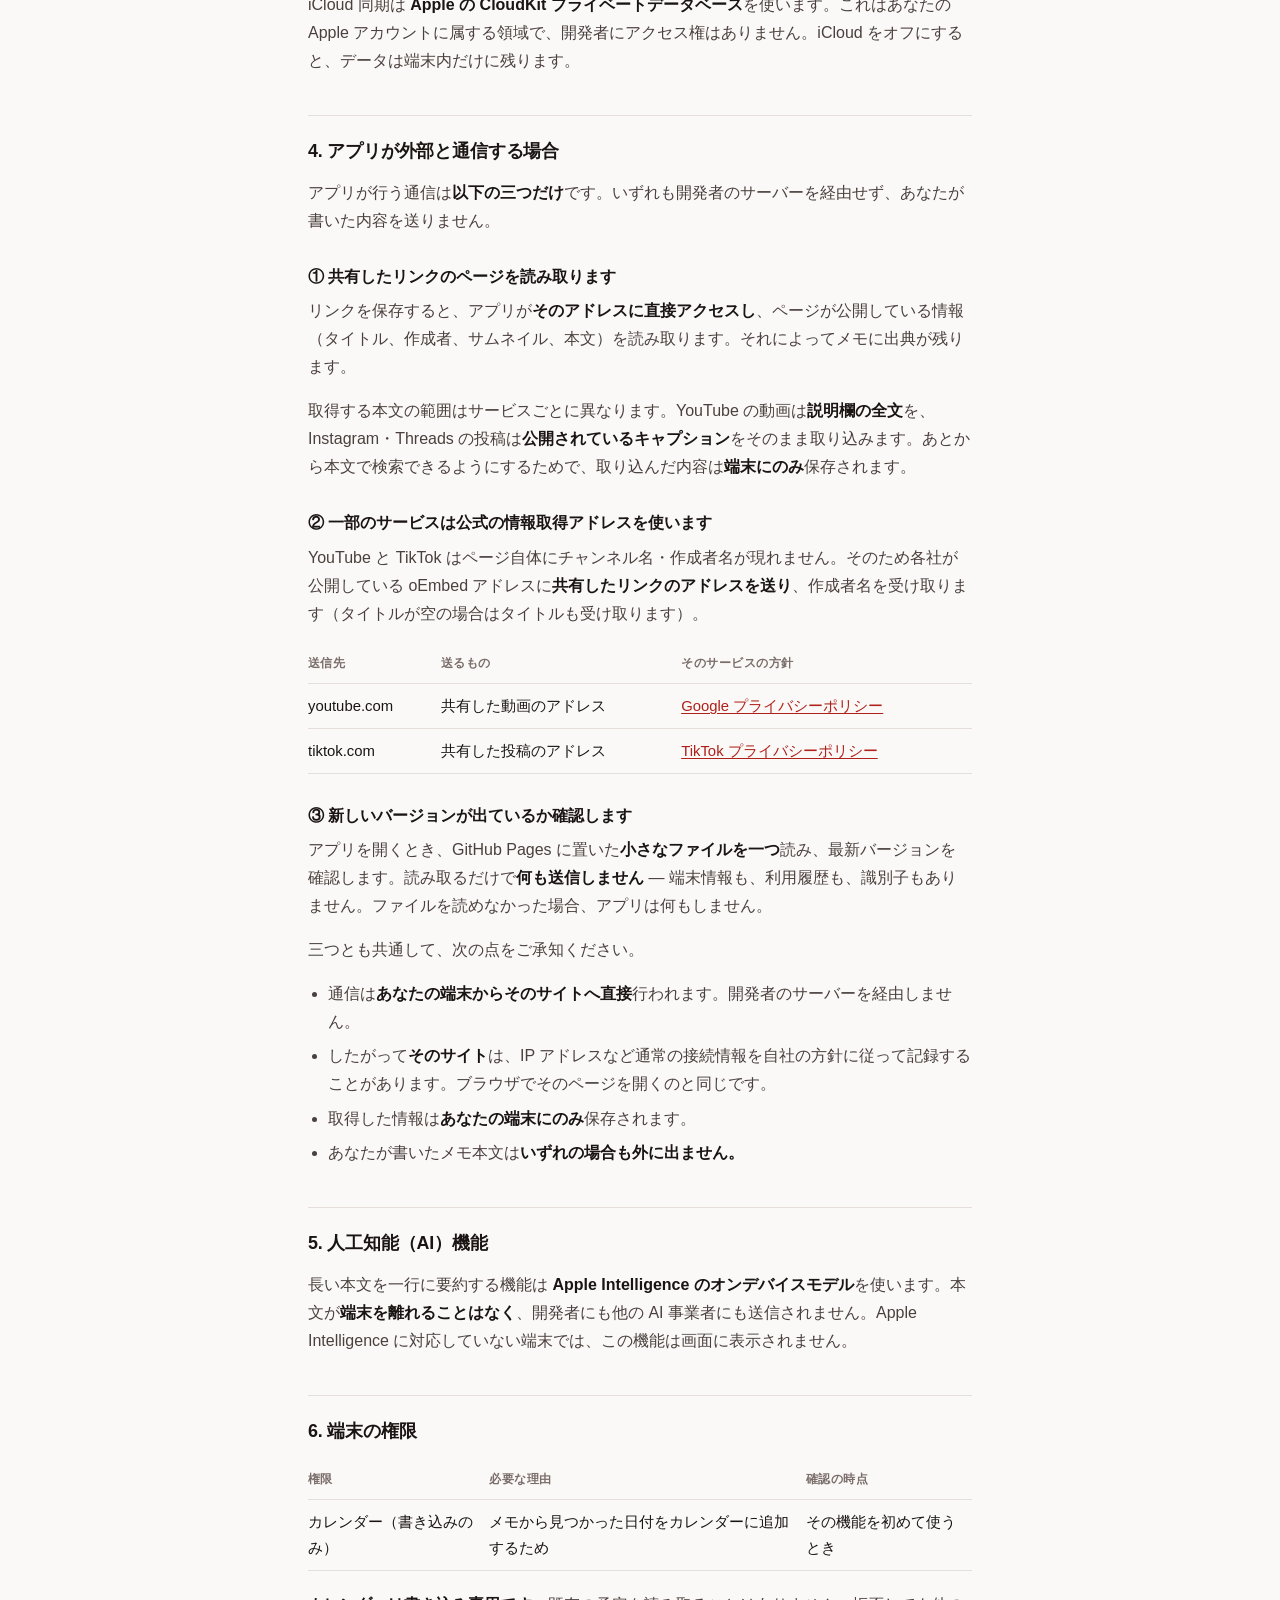
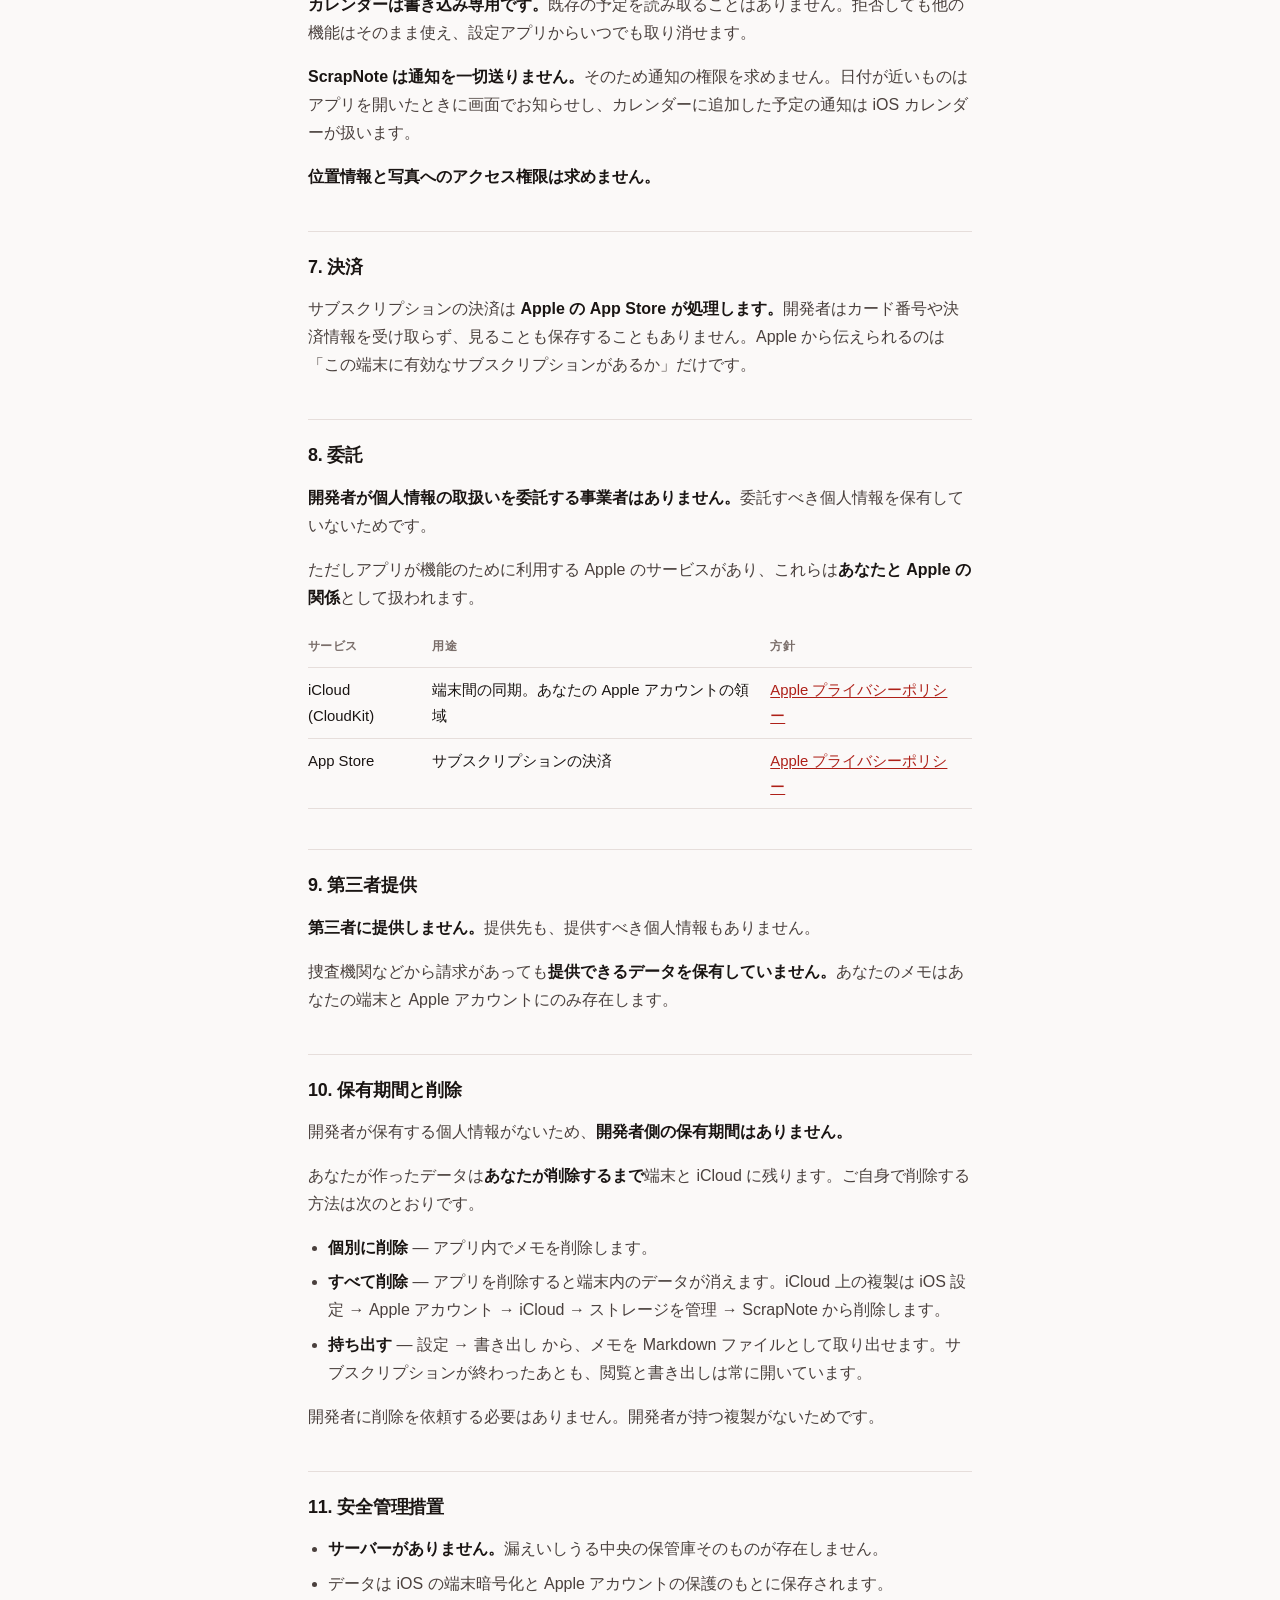
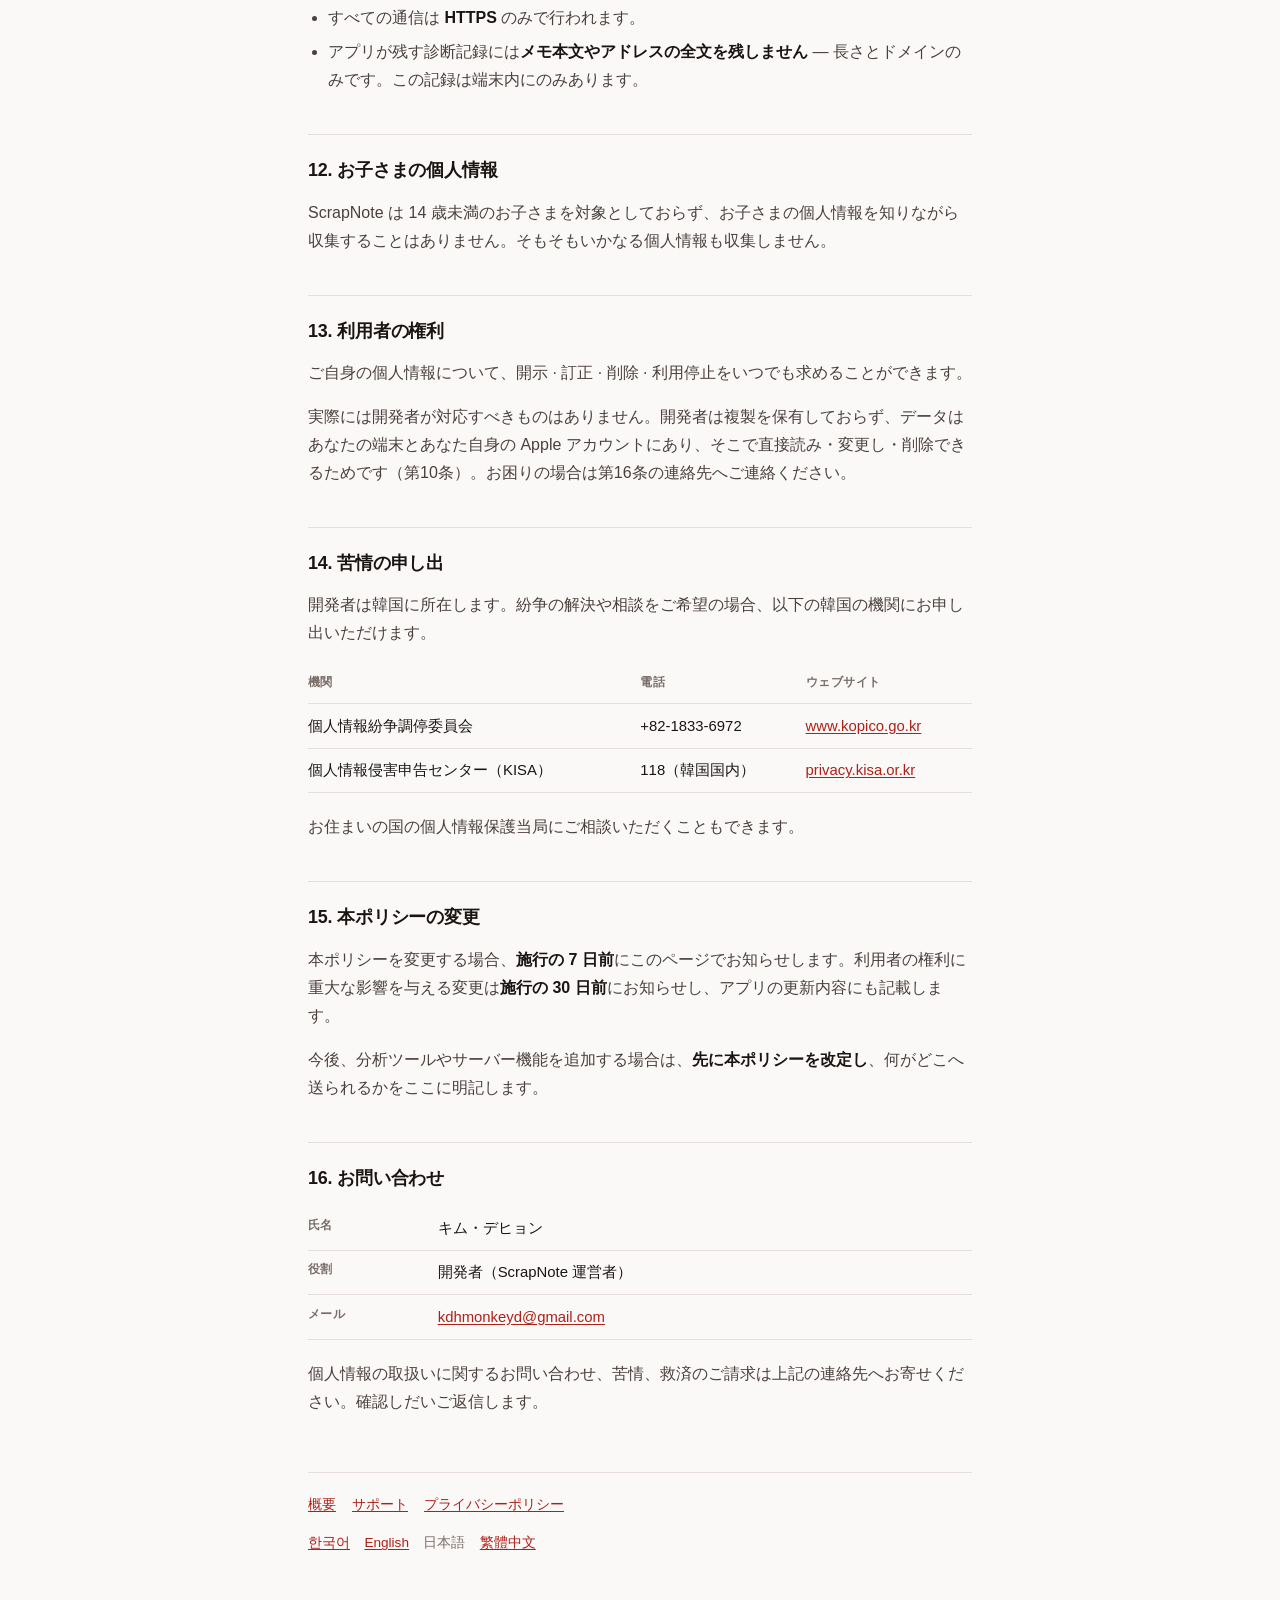
<file: privacy.ja.html>
<!doctype html>
<html lang="ja">
<head>
<meta charset="utf-8">
<meta name="viewport" content="width=device-width, initial-scale=1">
<title>プライバシーポリシー — ScrapNote</title>
<meta name="description" content="ScrapNote はサーバーを持たず、個人情報を収集しません。">
<link rel="stylesheet" href="_style.css">
</head>
<body>
<div class="wrap">
<header class="brand">
  <a href="./"><span class="ko">ScrapNote</span></a>
</header>

<h1>プライバシーポリシー</h1>
<p class="meta">施行日 2026年9月11日 · 最終更新 2026年9月29日</p>

<p class="lede">ScrapNote は個人情報を収集しません。サーバーがなく、会員登録がなく、開発者はあなたが保存したものを見ることができません。</p>

<h2>1. 収集する個人情報</h2>
<p><strong>収集する個人情報はありません。</strong>以下のいずれも<strong>受け取らず、保存せず、送信しません。</strong></p>
<ul>
  <li>氏名 · メールアドレス · 電話番号 · 生年月日 · 性別</li>
  <li>住所 · 位置情報（位置情報の権限を求めません）</li>
  <li>連絡先 · 写真ライブラリ（写真へのアクセス権限を求めません）</li>
  <li>端末識別子 · 広告識別子（IDFA） · Cookie</li>
  <li>カード番号などの決済情報</li>
  <li>利用履歴 · アクセスログ · 利用統計</li>
</ul>
<p>会員登録もログインもなく、開発者が運用するサーバーもありません。分析ツール（Google Analytics、Firebase など）、広告 SDK、クラッシュレポーターを<strong>一つも入れていません。</strong></p>

<h2>2. 利用目的</h2>
<p>収集する個人情報がないため、<strong>利用目的もありません。</strong></p>
<p>代わりに、あなたがアプリ内で作った情報が<strong>端末の中で</strong>どう使われるかを示します。以下のいずれも開発者には送信されません。</p>
<div class="scroller"><table>
<thead><tr><th>情報</th><th>目的</th><th>どこで処理されるか</th></tr></thead>
<tbody>
<tr><td>メモ本文 · 保存したリンク · フォルダ</td><td>メモの表示と検索</td><td>端末内</td></tr>
<tr><td>共有したリンクのアドレス</td><td>タイトル・作成者・サムネイルを取得し、出典を残すため</td><td>端末 → そのサイト</td></tr>
<tr><td>メモから見つかった日付</td><td>日付が近いメモをまとめて表示し、必要ならカレンダーに追加するため</td><td>端末内</td></tr>
<tr><td>長い本文（AI 要約を使うとき）</td><td>一行に要約するため</td><td><strong>端末内</strong> — 第5条参照</td></tr>
</tbody>
</table></div>

<h2>3. データの保存場所</h2>
<div class="scroller"><table>
<thead><tr><th>対象</th><th>保存場所</th><th>閲覧できる人</th></tr></thead>
<tbody>
<tr><td>メモ · リンク · フォルダ · サムネイル</td><td>端末内、オンであればご自身の iCloud</td><td><strong>ご本人のみ</strong></td></tr>
<tr><td>利用履歴</td><td>記録しません</td><td>—</td></tr>
<tr><td>端末識別子 · 広告 ID</td><td>収集しません</td><td>—</td></tr>
</tbody>
</table></div>
<p>iCloud 同期は <strong>Apple の CloudKit プライベートデータベース</strong>を使います。これはあなたの Apple アカウントに属する領域で、開発者にアクセス権はありません。iCloud をオフにすると、データは端末内だけに残ります。</p>

<h2>4. アプリが外部と通信する場合</h2>
<p>アプリが行う通信は<strong>以下の三つだけ</strong>です。いずれも開発者のサーバーを経由せず、あなたが書いた内容を送りません。</p>

<h3>① 共有したリンクのページを読み取ります</h3>
<p>リンクを保存すると、アプリが<strong>そのアドレスに直接アクセスし</strong>、ページが公開している情報（タイトル、作成者、サムネイル、本文）を読み取ります。それによってメモに出典が残ります。</p>
<p>取得する本文の範囲はサービスごとに異なります。YouTube の動画は<strong>説明欄の全文</strong>を、Instagram・Threads の投稿は<strong>公開されているキャプション</strong>をそのまま取り込みます。あとから本文で検索できるようにするためで、取り込んだ内容は<strong>端末にのみ</strong>保存されます。</p>

<h3>② 一部のサービスは公式の情報取得アドレスを使います</h3>
<p>YouTube と TikTok はページ自体にチャンネル名・作成者名が現れません。そのため各社が公開している oEmbed アドレスに<strong>共有したリンクのアドレスを送り</strong>、作成者名を受け取ります（タイトルが空の場合はタイトルも受け取ります）。</p>
<div class="scroller"><table>
<thead><tr><th>送信先</th><th>送るもの</th><th>そのサービスの方針</th></tr></thead>
<tbody>
<tr><td>youtube.com</td><td>共有した動画のアドレス</td><td><a href="https://policies.google.com/privacy">Google プライバシーポリシー</a></td></tr>
<tr><td>tiktok.com</td><td>共有した投稿のアドレス</td><td><a href="https://www.tiktok.com/legal/privacy-policy">TikTok プライバシーポリシー</a></td></tr>
</tbody>
</table></div>

<h3>③ 新しいバージョンが出ているか確認します</h3>
<p>アプリを開くとき、GitHub Pages に置いた<strong>小さなファイルを一つ</strong>読み、最新バージョンを確認します。読み取るだけで<strong>何も送信しません</strong> — 端末情報も、利用履歴も、識別子もありません。ファイルを読めなかった場合、アプリは何もしません。</p>

<p>三つとも共通して、次の点をご承知ください。</p>
<ul>
  <li>通信は<strong>あなたの端末からそのサイトへ直接</strong>行われます。開発者のサーバーを経由しません。</li>
  <li>したがって<strong>そのサイト</strong>は、IP アドレスなど通常の接続情報を自社の方針に従って記録することがあります。ブラウザでそのページを開くのと同じです。</li>
  <li>取得した情報は<strong>あなたの端末にのみ</strong>保存されます。</li>
  <li>あなたが書いたメモ本文は<strong>いずれの場合も外に出ません。</strong></li>
</ul>

<h2>5. 人工知能（AI）機能</h2>
<p>長い本文を一行に要約する機能は <strong>Apple Intelligence のオンデバイスモデル</strong>を使います。本文が<strong>端末を離れることはなく</strong>、開発者にも他の AI 事業者にも送信されません。Apple Intelligence に対応していない端末では、この機能は画面に表示されません。</p>

<h2>6. 端末の権限</h2>
<div class="scroller"><table>
<thead><tr><th>権限</th><th>必要な理由</th><th>確認の時点</th></tr></thead>
<tbody>
<tr><td>カレンダー（書き込みのみ）</td><td>メモから見つかった日付をカレンダーに追加するため</td><td>その機能を初めて使うとき</td></tr>
</tbody>
</table></div>
<p><strong>カレンダーは書き込み専用です。</strong>既存の予定を読み取ることはありません。拒否しても他の機能はそのまま使え、設定アプリからいつでも取り消せます。</p>
<p><strong>ScrapNote は通知を一切送りません。</strong>そのため通知の権限を求めません。日付が近いものはアプリを開いたときに画面でお知らせし、カレンダーに追加した予定の通知は iOS カレンダーが扱います。</p>
<p><strong>位置情報と写真へのアクセス権限は求めません。</strong></p>

<h2>7. 決済</h2>
<p>サブスクリプションの決済は <strong>Apple の App Store が処理します。</strong>開発者はカード番号や決済情報を受け取らず、見ることも保存することもありません。Apple から伝えられるのは「この端末に有効なサブスクリプションがあるか」だけです。</p>

<h2>8. 委託</h2>
<p><strong>開発者が個人情報の取扱いを委託する事業者はありません。</strong>委託すべき個人情報を保有していないためです。</p>
<p>ただしアプリが機能のために利用する Apple のサービスがあり、これらは<strong>あなたと Apple の関係</strong>として扱われます。</p>
<div class="scroller"><table>
<thead><tr><th>サービス</th><th>用途</th><th>方針</th></tr></thead>
<tbody>
<tr><td>iCloud (CloudKit)</td><td>端末間の同期。あなたの Apple アカウントの領域</td><td><a href="https://www.apple.com/jp/legal/privacy/">Apple プライバシーポリシー</a></td></tr>
<tr><td>App Store</td><td>サブスクリプションの決済</td><td><a href="https://www.apple.com/jp/legal/privacy/">Apple プライバシーポリシー</a></td></tr>
</tbody>
</table></div>

<h2>9. 第三者提供</h2>
<p><strong>第三者に提供しません。</strong>提供先も、提供すべき個人情報もありません。</p>
<p>捜査機関などから請求があっても<strong>提供できるデータを保有していません。</strong>あなたのメモはあなたの端末と Apple アカウントにのみ存在します。</p>

<h2>10. 保有期間と削除</h2>
<p>開発者が保有する個人情報がないため、<strong>開発者側の保有期間はありません。</strong></p>
<p>あなたが作ったデータは<strong>あなたが削除するまで</strong>端末と iCloud に残ります。ご自身で削除する方法は次のとおりです。</p>
<ul>
  <li><strong>個別に削除</strong> — アプリ内でメモを削除します。</li>
  <li><strong>すべて削除</strong> — アプリを削除すると端末内のデータが消えます。iCloud 上の複製は iOS 設定 → Apple アカウント → iCloud → ストレージを管理 → ScrapNote から削除します。</li>
  <li><strong>持ち出す</strong> — 設定 → 書き出し から、メモを Markdown ファイルとして取り出せます。サブスクリプションが終わったあとも、閲覧と書き出しは常に開いています。</li>
</ul>
<p>開発者に削除を依頼する必要はありません。開発者が持つ複製がないためです。</p>

<h2>11. 安全管理措置</h2>
<ul>
  <li><strong>サーバーがありません。</strong>漏えいしうる中央の保管庫そのものが存在しません。</li>
  <li>データは iOS の端末暗号化と Apple アカウントの保護のもとに保存されます。</li>
  <li>すべての通信は <strong>HTTPS</strong> のみで行われます。</li>
  <li>アプリが残す診断記録には<strong>メモ本文やアドレスの全文を残しません</strong> — 長さとドメインのみです。この記録は端末内にのみあります。</li>
</ul>

<h2>12. お子さまの個人情報</h2>
<p>ScrapNote は 14 歳未満のお子さまを対象としておらず、お子さまの個人情報を知りながら収集することはありません。そもそもいかなる個人情報も収集しません。</p>

<h2>13. 利用者の権利</h2>
<p>ご自身の個人情報について、開示 · 訂正 · 削除 · 利用停止をいつでも求めることができます。</p>
<p>実際には開発者が対応すべきものはありません。開発者は複製を保有しておらず、データはあなたの端末とあなた自身の Apple アカウントにあり、そこで直接読み・変更し・削除できるためです（第10条）。お困りの場合は第16条の連絡先へご連絡ください。</p>

<h2>14. 苦情の申し出</h2>
<p>開発者は韓国に所在します。紛争の解決や相談をご希望の場合、以下の韓国の機関にお申し出いただけます。</p>
<div class="scroller"><table><thead><tr><th>機関</th><th>電話</th><th>ウェブサイト</th></tr></thead><tbody><tr><td>個人情報紛争調停委員会</td><td>+82-1833-6972</td><td><a href="https://www.kopico.go.kr">www.kopico.go.kr</a></td></tr><tr><td>個人情報侵害申告センター（KISA）</td><td>118（韓国国内）</td><td><a href="https://privacy.kisa.or.kr">privacy.kisa.or.kr</a></td></tr></tbody></table></div>
<p>お住まいの国の個人情報保護当局にご相談いただくこともできます。</p>

<h2>15. 本ポリシーの変更</h2>
<p>本ポリシーを変更する場合、<strong>施行の 7 日前</strong>にこのページでお知らせします。利用者の権利に重大な影響を与える変更は<strong>施行の 30 日前</strong>にお知らせし、アプリの更新内容にも記載します。</p>
<p>今後、分析ツールやサーバー機能を追加する場合は、<strong>先に本ポリシーを改定し</strong>、何がどこへ送られるかをここに明記します。</p>

<h2>16. お問い合わせ</h2>
<div class="scroller"><table><tbody><tr><th>氏名</th><td>キム・デヒョン</td></tr><tr><th>役割</th><td>開発者（ScrapNote 運営者）</td></tr><tr><th>メール</th><td><a href="mailto:kdhmonkeyd@gmail.com">kdhmonkeyd@gmail.com</a></td></tr></tbody></table></div>
<p>個人情報の取扱いに関するお問い合わせ、苦情、救済のご請求は上記の連絡先へお寄せください。確認しだいご返信します。</p>
<footer>
  <a href="./">概要</a><a href="support.ja.html">サポート</a><a href="privacy.ja.html">プライバシーポリシー</a>
</footer>
<nav class="langs"><a href="privacy.html" hreflang="ko">한국어</a><a href="privacy.en.html" hreflang="en">English</a><span>日本語</span><a href="privacy.zh-Hant.html" hreflang="zh-Hant">繁體中文</a></nav>

</div>
</body>
</html>
</file>
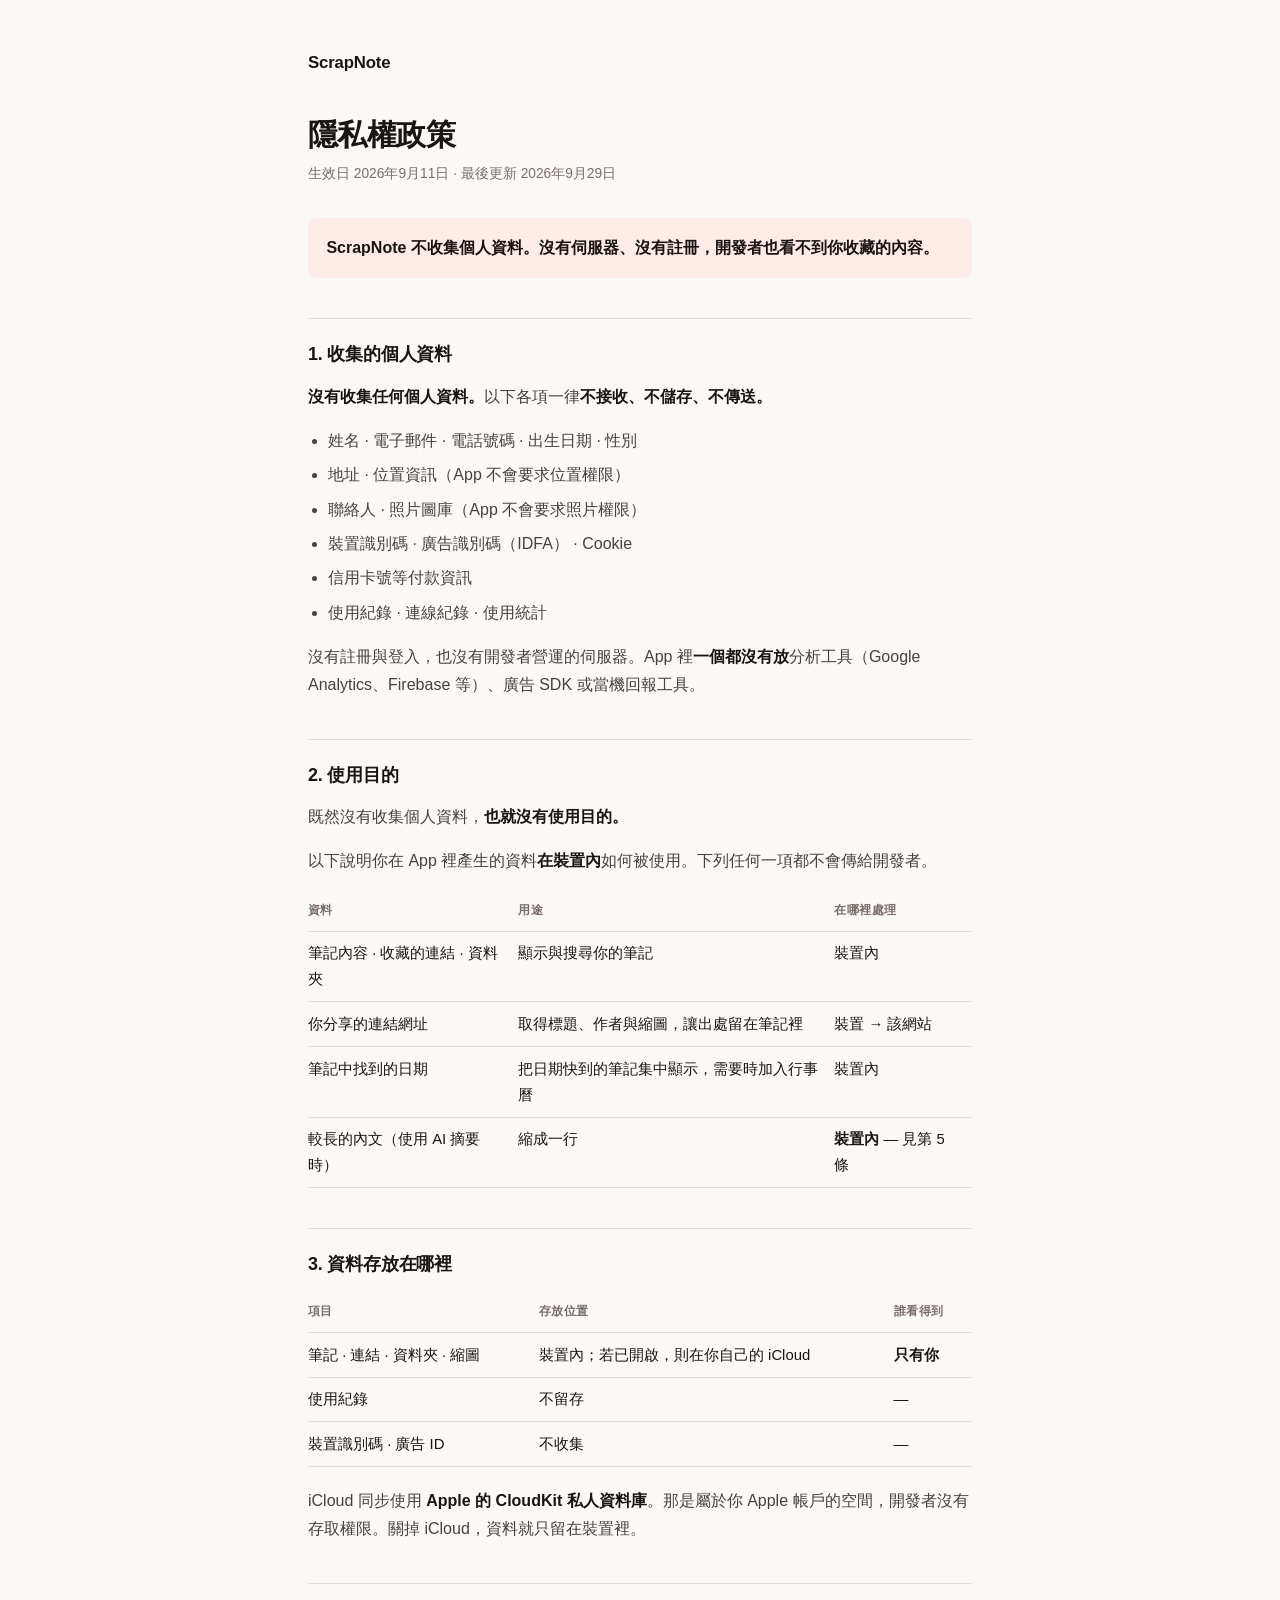
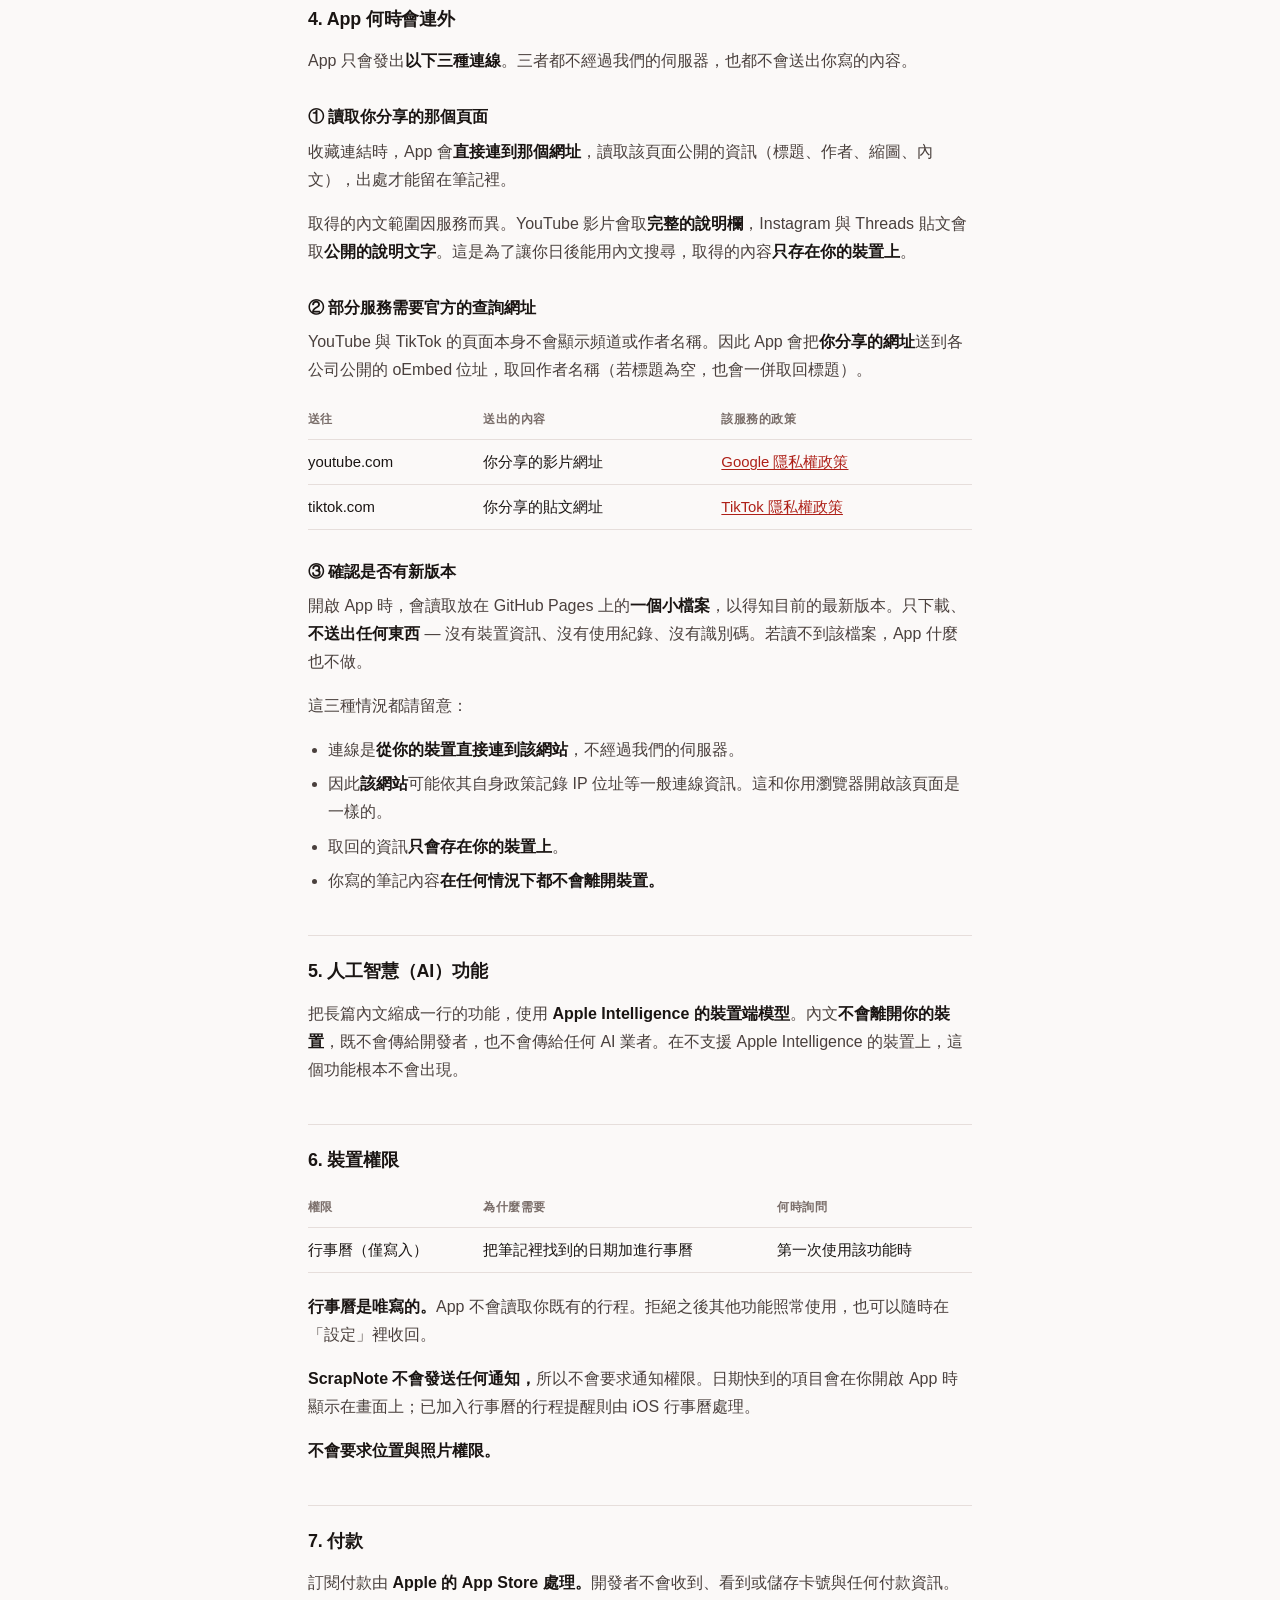
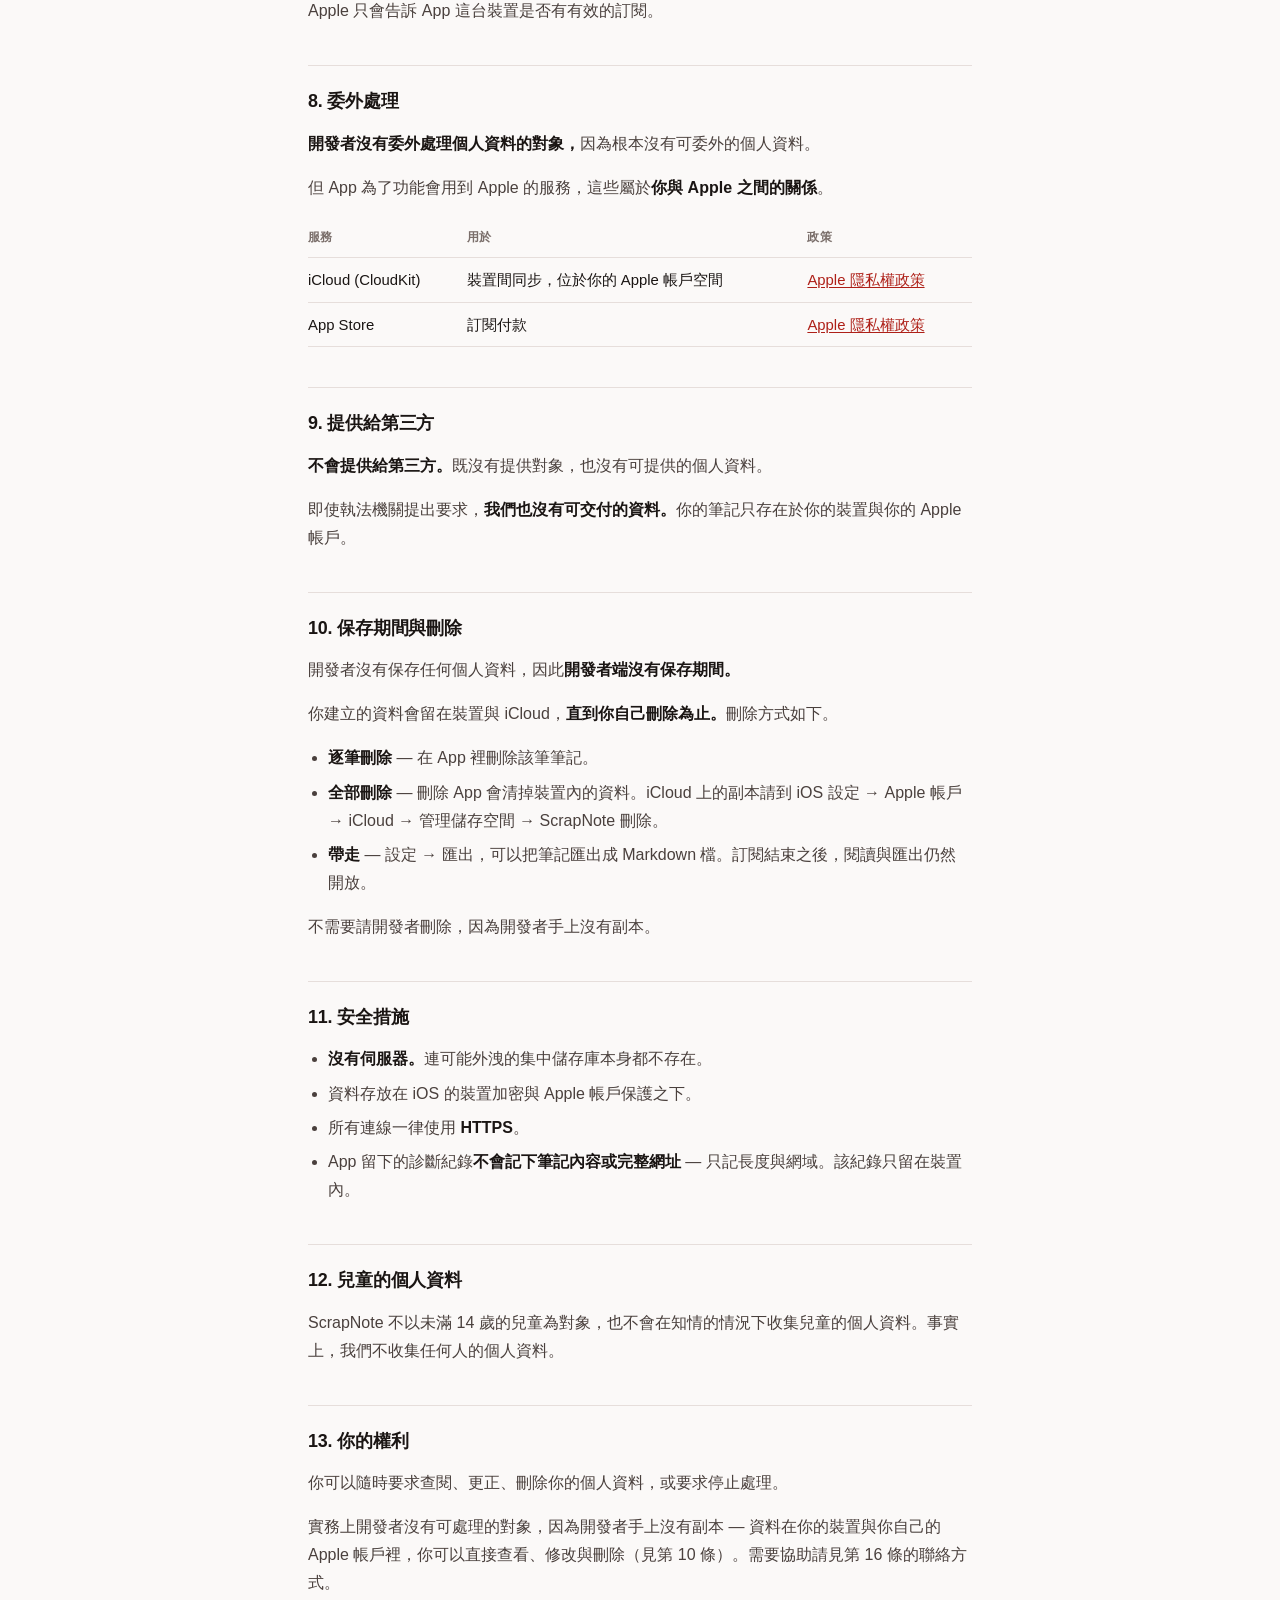
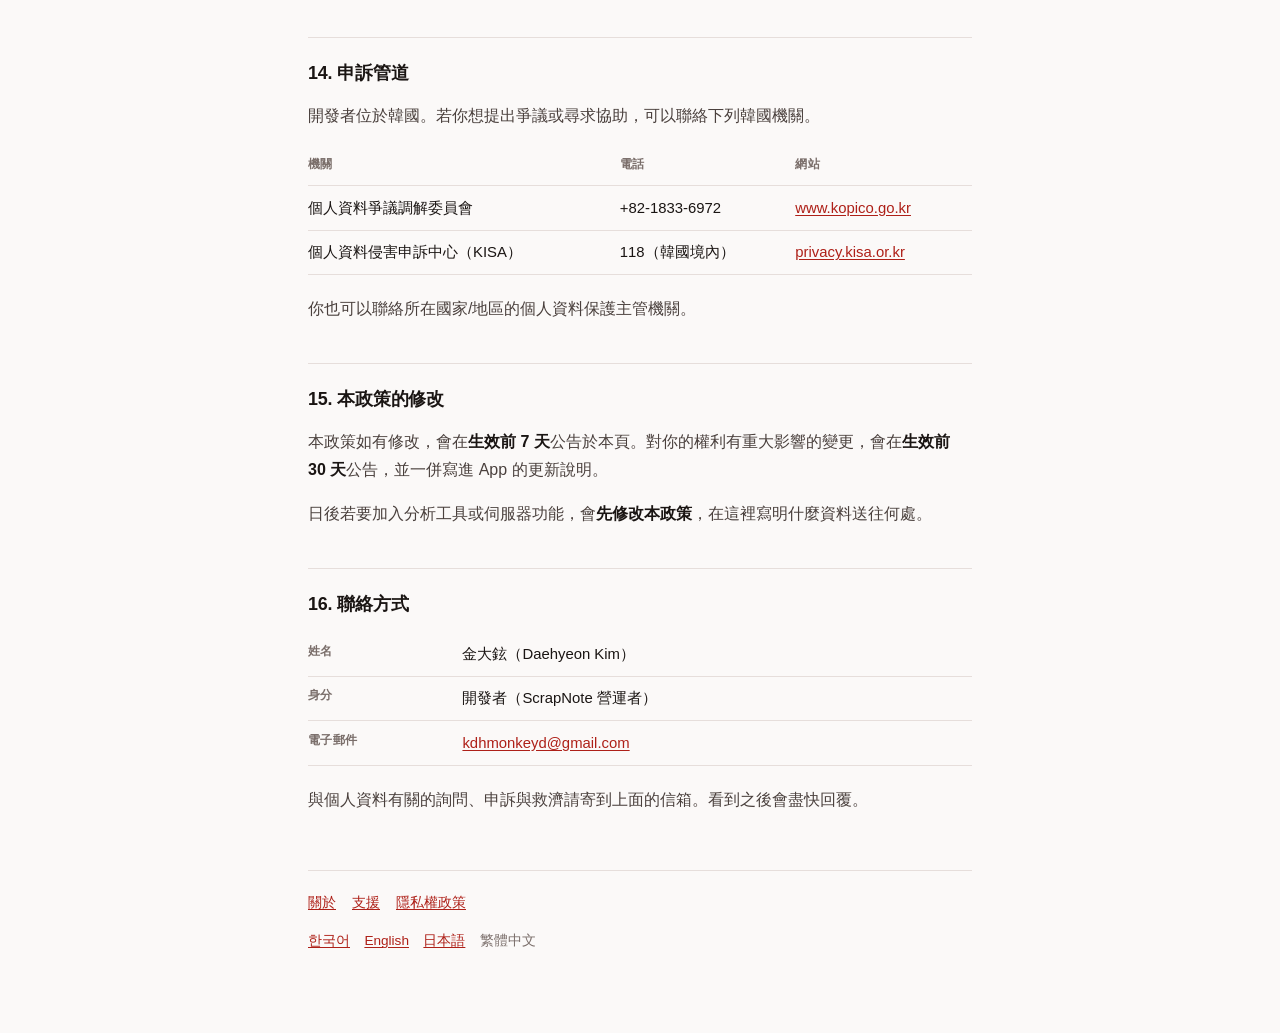
<file: privacy.zh-Hant.html>
<!doctype html>
<html lang="zh-Hant">
<head>
<meta charset="utf-8">
<meta name="viewport" content="width=device-width, initial-scale=1">
<title>隱私權政策 — ScrapNote</title>
<meta name="description" content="ScrapNote 沒有伺服器，也不收集個人資料。">
<link rel="stylesheet" href="_style.css">
</head>
<body>
<div class="wrap">
<header class="brand">
  <a href="./"><span class="ko">ScrapNote</span></a>
</header>

<h1>隱私權政策</h1>
<p class="meta">生效日 2026年9月11日 · 最後更新 2026年9月29日</p>

<p class="lede">ScrapNote 不收集個人資料。沒有伺服器、沒有註冊，開發者也看不到你收藏的內容。</p>

<h2>1. 收集的個人資料</h2>
<p><strong>沒有收集任何個人資料。</strong>以下各項一律<strong>不接收、不儲存、不傳送。</strong></p>
<ul>
  <li>姓名 · 電子郵件 · 電話號碼 · 出生日期 · 性別</li>
  <li>地址 · 位置資訊（App 不會要求位置權限）</li>
  <li>聯絡人 · 照片圖庫（App 不會要求照片權限）</li>
  <li>裝置識別碼 · 廣告識別碼（IDFA） · Cookie</li>
  <li>信用卡號等付款資訊</li>
  <li>使用紀錄 · 連線紀錄 · 使用統計</li>
</ul>
<p>沒有註冊與登入，也沒有開發者營運的伺服器。App 裡<strong>一個都沒有放</strong>分析工具（Google Analytics、Firebase 等）、廣告 SDK 或當機回報工具。</p>

<h2>2. 使用目的</h2>
<p>既然沒有收集個人資料，<strong>也就沒有使用目的。</strong></p>
<p>以下說明你在 App 裡產生的資料<strong>在裝置內</strong>如何被使用。下列任何一項都不會傳給開發者。</p>
<div class="scroller"><table>
<thead><tr><th>資料</th><th>用途</th><th>在哪裡處理</th></tr></thead>
<tbody>
<tr><td>筆記內容 · 收藏的連結 · 資料夾</td><td>顯示與搜尋你的筆記</td><td>裝置內</td></tr>
<tr><td>你分享的連結網址</td><td>取得標題、作者與縮圖，讓出處留在筆記裡</td><td>裝置 → 該網站</td></tr>
<tr><td>筆記中找到的日期</td><td>把日期快到的筆記集中顯示，需要時加入行事曆</td><td>裝置內</td></tr>
<tr><td>較長的內文（使用 AI 摘要時）</td><td>縮成一行</td><td><strong>裝置內</strong> — 見第 5 條</td></tr>
</tbody>
</table></div>

<h2>3. 資料存放在哪裡</h2>
<div class="scroller"><table>
<thead><tr><th>項目</th><th>存放位置</th><th>誰看得到</th></tr></thead>
<tbody>
<tr><td>筆記 · 連結 · 資料夾 · 縮圖</td><td>裝置內；若已開啟，則在你自己的 iCloud</td><td><strong>只有你</strong></td></tr>
<tr><td>使用紀錄</td><td>不留存</td><td>—</td></tr>
<tr><td>裝置識別碼 · 廣告 ID</td><td>不收集</td><td>—</td></tr>
</tbody>
</table></div>
<p>iCloud 同步使用 <strong>Apple 的 CloudKit 私人資料庫</strong>。那是屬於你 Apple 帳戶的空間，開發者沒有存取權限。關掉 iCloud，資料就只留在裝置裡。</p>

<h2>4. App 何時會連外</h2>
<p>App 只會發出<strong>以下三種連線</strong>。三者都不經過我們的伺服器，也都不會送出你寫的內容。</p>

<h3>① 讀取你分享的那個頁面</h3>
<p>收藏連結時，App 會<strong>直接連到那個網址</strong>，讀取該頁面公開的資訊（標題、作者、縮圖、內文），出處才能留在筆記裡。</p>
<p>取得的內文範圍因服務而異。YouTube 影片會取<strong>完整的說明欄</strong>，Instagram 與 Threads 貼文會取<strong>公開的說明文字</strong>。這是為了讓你日後能用內文搜尋，取得的內容<strong>只存在你的裝置上</strong>。</p>

<h3>② 部分服務需要官方的查詢網址</h3>
<p>YouTube 與 TikTok 的頁面本身不會顯示頻道或作者名稱。因此 App 會把<strong>你分享的網址</strong>送到各公司公開的 oEmbed 位址，取回作者名稱（若標題為空，也會一併取回標題）。</p>
<div class="scroller"><table>
<thead><tr><th>送往</th><th>送出的內容</th><th>該服務的政策</th></tr></thead>
<tbody>
<tr><td>youtube.com</td><td>你分享的影片網址</td><td><a href="https://policies.google.com/privacy">Google 隱私權政策</a></td></tr>
<tr><td>tiktok.com</td><td>你分享的貼文網址</td><td><a href="https://www.tiktok.com/legal/privacy-policy">TikTok 隱私權政策</a></td></tr>
</tbody>
</table></div>

<h3>③ 確認是否有新版本</h3>
<p>開啟 App 時，會讀取放在 GitHub Pages 上的<strong>一個小檔案</strong>，以得知目前的最新版本。只下載、<strong>不送出任何東西</strong> — 沒有裝置資訊、沒有使用紀錄、沒有識別碼。若讀不到該檔案，App 什麼也不做。</p>

<p>這三種情況都請留意：</p>
<ul>
  <li>連線是<strong>從你的裝置直接連到該網站</strong>，不經過我們的伺服器。</li>
  <li>因此<strong>該網站</strong>可能依其自身政策記錄 IP 位址等一般連線資訊。這和你用瀏覽器開啟該頁面是一樣的。</li>
  <li>取回的資訊<strong>只會存在你的裝置上</strong>。</li>
  <li>你寫的筆記內容<strong>在任何情況下都不會離開裝置。</strong></li>
</ul>

<h2>5. 人工智慧（AI）功能</h2>
<p>把長篇內文縮成一行的功能，使用 <strong>Apple Intelligence 的裝置端模型</strong>。內文<strong>不會離開你的裝置</strong>，既不會傳給開發者，也不會傳給任何 AI 業者。在不支援 Apple Intelligence 的裝置上，這個功能根本不會出現。</p>

<h2>6. 裝置權限</h2>
<div class="scroller"><table>
<thead><tr><th>權限</th><th>為什麼需要</th><th>何時詢問</th></tr></thead>
<tbody>
<tr><td>行事曆（僅寫入）</td><td>把筆記裡找到的日期加進行事曆</td><td>第一次使用該功能時</td></tr>
</tbody>
</table></div>
<p><strong>行事曆是唯寫的。</strong>App 不會讀取你既有的行程。拒絕之後其他功能照常使用，也可以隨時在「設定」裡收回。</p>
<p><strong>ScrapNote 不會發送任何通知，</strong>所以不會要求通知權限。日期快到的項目會在你開啟 App 時顯示在畫面上；已加入行事曆的行程提醒則由 iOS 行事曆處理。</p>
<p><strong>不會要求位置與照片權限。</strong></p>

<h2>7. 付款</h2>
<p>訂閱付款由 <strong>Apple 的 App Store 處理。</strong>開發者不會收到、看到或儲存卡號與任何付款資訊。Apple 只會告訴 App 這台裝置是否有有效的訂閱。</p>

<h2>8. 委外處理</h2>
<p><strong>開發者沒有委外處理個人資料的對象，</strong>因為根本沒有可委外的個人資料。</p>
<p>但 App 為了功能會用到 Apple 的服務，這些屬於<strong>你與 Apple 之間的關係</strong>。</p>
<div class="scroller"><table>
<thead><tr><th>服務</th><th>用於</th><th>政策</th></tr></thead>
<tbody>
<tr><td>iCloud (CloudKit)</td><td>裝置間同步，位於你的 Apple 帳戶空間</td><td><a href="https://www.apple.com/tw/legal/privacy/">Apple 隱私權政策</a></td></tr>
<tr><td>App Store</td><td>訂閱付款</td><td><a href="https://www.apple.com/tw/legal/privacy/">Apple 隱私權政策</a></td></tr>
</tbody>
</table></div>

<h2>9. 提供給第三方</h2>
<p><strong>不會提供給第三方。</strong>既沒有提供對象，也沒有可提供的個人資料。</p>
<p>即使執法機關提出要求，<strong>我們也沒有可交付的資料。</strong>你的筆記只存在於你的裝置與你的 Apple 帳戶。</p>

<h2>10. 保存期間與刪除</h2>
<p>開發者沒有保存任何個人資料，因此<strong>開發者端沒有保存期間。</strong></p>
<p>你建立的資料會留在裝置與 iCloud，<strong>直到你自己刪除為止。</strong>刪除方式如下。</p>
<ul>
  <li><strong>逐筆刪除</strong> — 在 App 裡刪除該筆筆記。</li>
  <li><strong>全部刪除</strong> — 刪除 App 會清掉裝置內的資料。iCloud 上的副本請到 iOS 設定 → Apple 帳戶 → iCloud → 管理儲存空間 → ScrapNote 刪除。</li>
  <li><strong>帶走</strong> — 設定 → 匯出，可以把筆記匯出成 Markdown 檔。訂閱結束之後，閱讀與匯出仍然開放。</li>
</ul>
<p>不需要請開發者刪除，因為開發者手上沒有副本。</p>

<h2>11. 安全措施</h2>
<ul>
  <li><strong>沒有伺服器。</strong>連可能外洩的集中儲存庫本身都不存在。</li>
  <li>資料存放在 iOS 的裝置加密與 Apple 帳戶保護之下。</li>
  <li>所有連線一律使用 <strong>HTTPS</strong>。</li>
  <li>App 留下的診斷紀錄<strong>不會記下筆記內容或完整網址</strong> — 只記長度與網域。該紀錄只留在裝置內。</li>
</ul>

<h2>12. 兒童的個人資料</h2>
<p>ScrapNote 不以未滿 14 歲的兒童為對象，也不會在知情的情況下收集兒童的個人資料。事實上，我們不收集任何人的個人資料。</p>

<h2>13. 你的權利</h2>
<p>你可以隨時要求查閱、更正、刪除你的個人資料，或要求停止處理。</p>
<p>實務上開發者沒有可處理的對象，因為開發者手上沒有副本 — 資料在你的裝置與你自己的 Apple 帳戶裡，你可以直接查看、修改與刪除（見第 10 條）。需要協助請見第 16 條的聯絡方式。</p>

<h2>14. 申訴管道</h2>
<p>開發者位於韓國。若你想提出爭議或尋求協助，可以聯絡下列韓國機關。</p>
<div class="scroller"><table><thead><tr><th>機關</th><th>電話</th><th>網站</th></tr></thead><tbody><tr><td>個人資料爭議調解委員會</td><td>+82-1833-6972</td><td><a href="https://www.kopico.go.kr">www.kopico.go.kr</a></td></tr><tr><td>個人資料侵害申訴中心（KISA）</td><td>118（韓國境內）</td><td><a href="https://privacy.kisa.or.kr">privacy.kisa.or.kr</a></td></tr></tbody></table></div>
<p>你也可以聯絡所在國家/地區的個人資料保護主管機關。</p>

<h2>15. 本政策的修改</h2>
<p>本政策如有修改，會在<strong>生效前 7 天</strong>公告於本頁。對你的權利有重大影響的變更，會在<strong>生效前 30 天</strong>公告，並一併寫進 App 的更新說明。</p>
<p>日後若要加入分析工具或伺服器功能，會<strong>先修改本政策</strong>，在這裡寫明什麼資料送往何處。</p>

<h2>16. 聯絡方式</h2>
<div class="scroller"><table><tbody><tr><th>姓名</th><td>金大鉉（Daehyeon Kim）</td></tr><tr><th>身分</th><td>開發者（ScrapNote 營運者）</td></tr><tr><th>電子郵件</th><td><a href="mailto:kdhmonkeyd@gmail.com">kdhmonkeyd@gmail.com</a></td></tr></tbody></table></div>
<p>與個人資料有關的詢問、申訴與救濟請寄到上面的信箱。看到之後會盡快回覆。</p>
<footer>
  <a href="./">關於</a><a href="support.zh-Hant.html">支援</a><a href="privacy.zh-Hant.html">隱私權政策</a>
</footer>
<nav class="langs"><a href="privacy.html" hreflang="ko">한국어</a><a href="privacy.en.html" hreflang="en">English</a><a href="privacy.ja.html" hreflang="ja">日本語</a><span>繁體中文</span></nav>

</div>
</body>
</html>
</file>
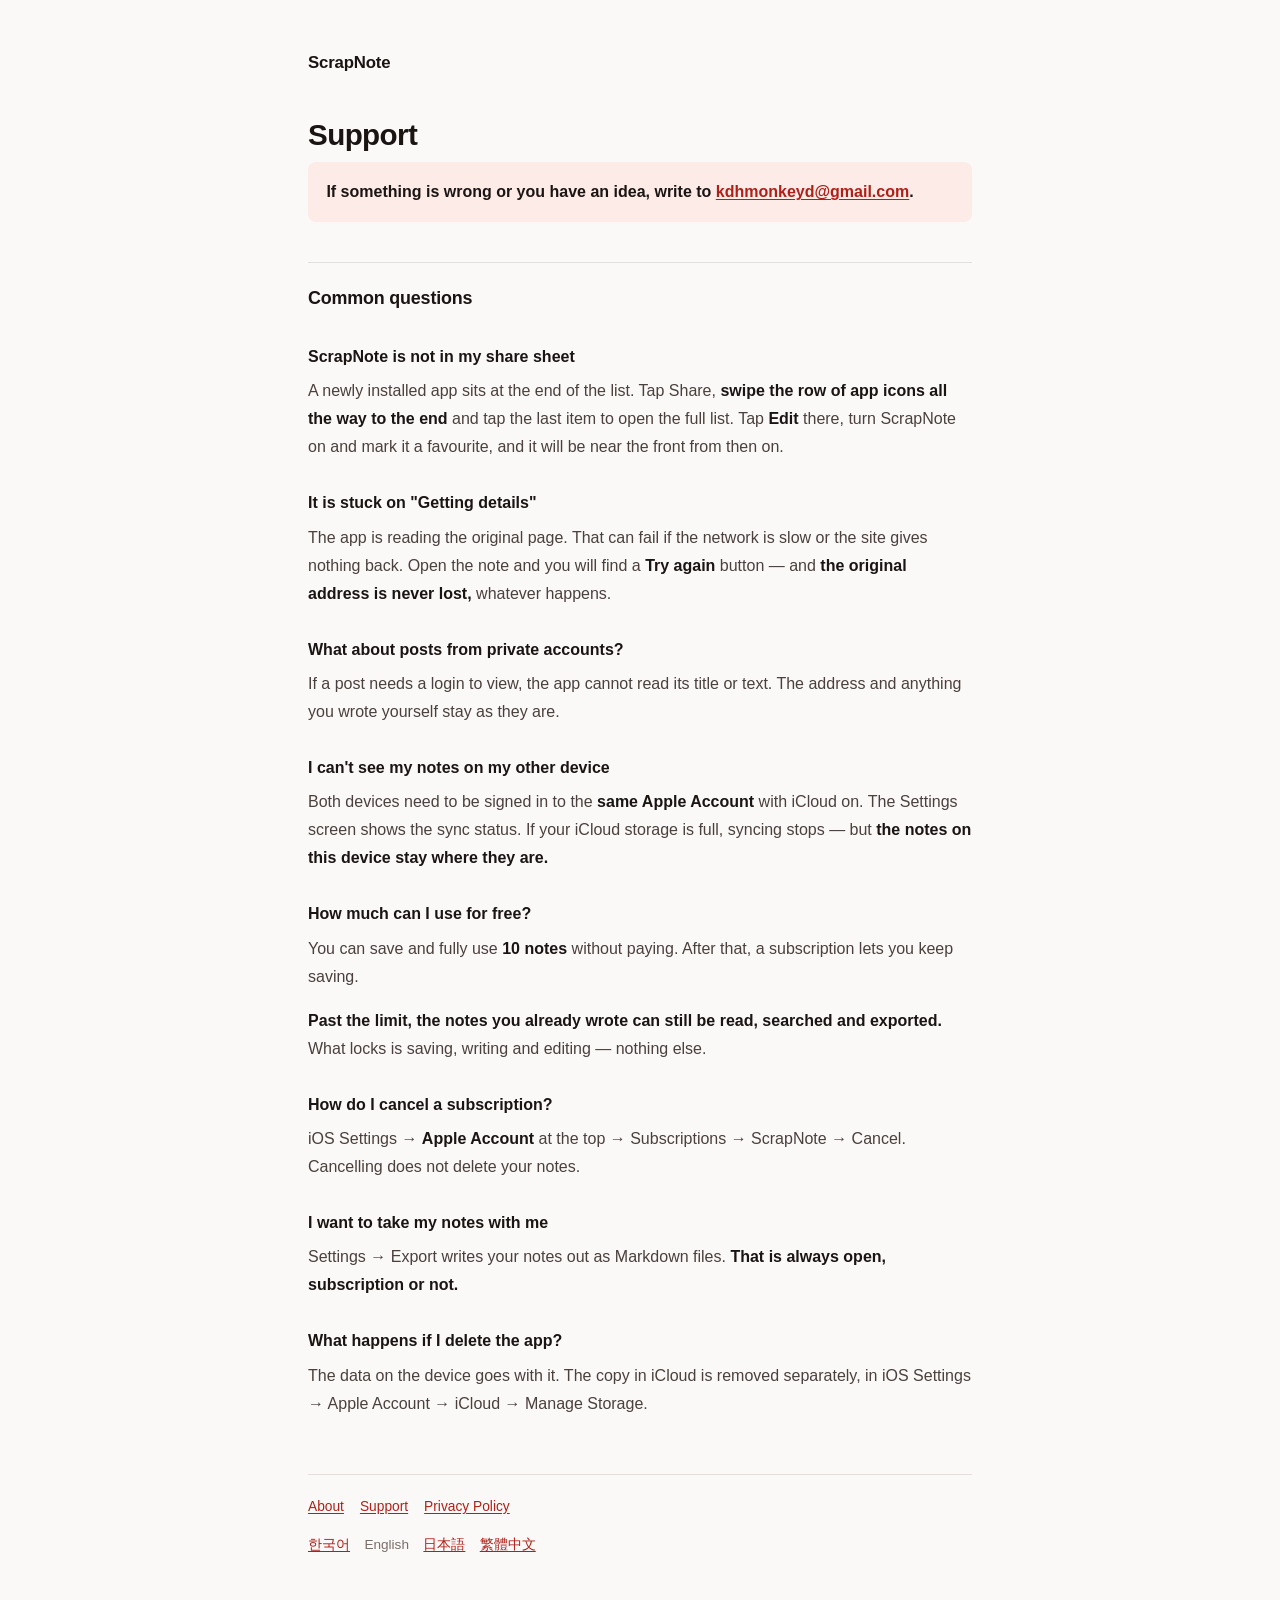
<file: support.en.html>
<!doctype html>
<html lang="en">
<head>
<meta charset="utf-8">
<meta name="viewport" content="width=device-width, initial-scale=1">
<title>Support — ScrapNote</title>
<meta name="description" content="Common questions about ScrapNote, and how to get in touch.">
<link rel="stylesheet" href="_style.css">
</head>
<body>
<div class="wrap">
<header class="brand">
  <a href="./"><span class="ko">ScrapNote</span></a>
</header>

<h1>Support</h1>
<p class="lede">If something is wrong or you have an idea, write to <a href="mailto:kdhmonkeyd@gmail.com">kdhmonkeyd@gmail.com</a>.</p>

<h2>Common questions</h2>

<h3>ScrapNote is not in my share sheet</h3>
<p>A newly installed app sits at the end of the list. Tap Share, <strong>swipe the row of app icons all the way to the end</strong> and tap the last item to open the full list. Tap <strong>Edit</strong> there, turn ScrapNote on and mark it a favourite, and it will be near the front from then on.</p>

<h3>It is stuck on "Getting details"</h3>
<p>The app is reading the original page. That can fail if the network is slow or the site gives nothing back. Open the note and you will find a <strong>Try again</strong> button — and <strong>the original address is never lost,</strong> whatever happens.</p>

<h3>What about posts from private accounts?</h3>
<p>If a post needs a login to view, the app cannot read its title or text. The address and anything you wrote yourself stay as they are.</p>

<h3>I can't see my notes on my other device</h3>
<p>Both devices need to be signed in to the <strong>same Apple Account</strong> with iCloud on. The Settings screen shows the sync status. If your iCloud storage is full, syncing stops — but <strong>the notes on this device stay where they are.</strong></p>

<h3>How much can I use for free?</h3>
<p>You can save and fully use <strong>10 notes</strong> without paying. After that, a subscription lets you keep saving.</p>
<p><strong>Past the limit, the notes you already wrote can still be read, searched and exported.</strong> What locks is saving, writing and editing — nothing else.</p>

<h3>How do I cancel a subscription?</h3>
<p>iOS Settings → <strong>Apple Account</strong> at the top → Subscriptions → ScrapNote → Cancel. Cancelling does not delete your notes.</p>

<h3>I want to take my notes with me</h3>
<p>Settings → Export writes your notes out as Markdown files. <strong>That is always open, subscription or not.</strong></p>

<h3>What happens if I delete the app?</h3>
<p>The data on the device goes with it. The copy in iCloud is removed separately, in iOS Settings → Apple Account → iCloud → Manage Storage.</p>
<footer>
  <a href="./">About</a><a href="support.en.html">Support</a><a href="privacy.en.html">Privacy Policy</a>
</footer>
<nav class="langs"><a href="support.html" hreflang="ko">한국어</a><span>English</span><a href="support.ja.html" hreflang="ja">日本語</a><a href="support.zh-Hant.html" hreflang="zh-Hant">繁體中文</a></nav>

</div>
</body>
</html>
</file>
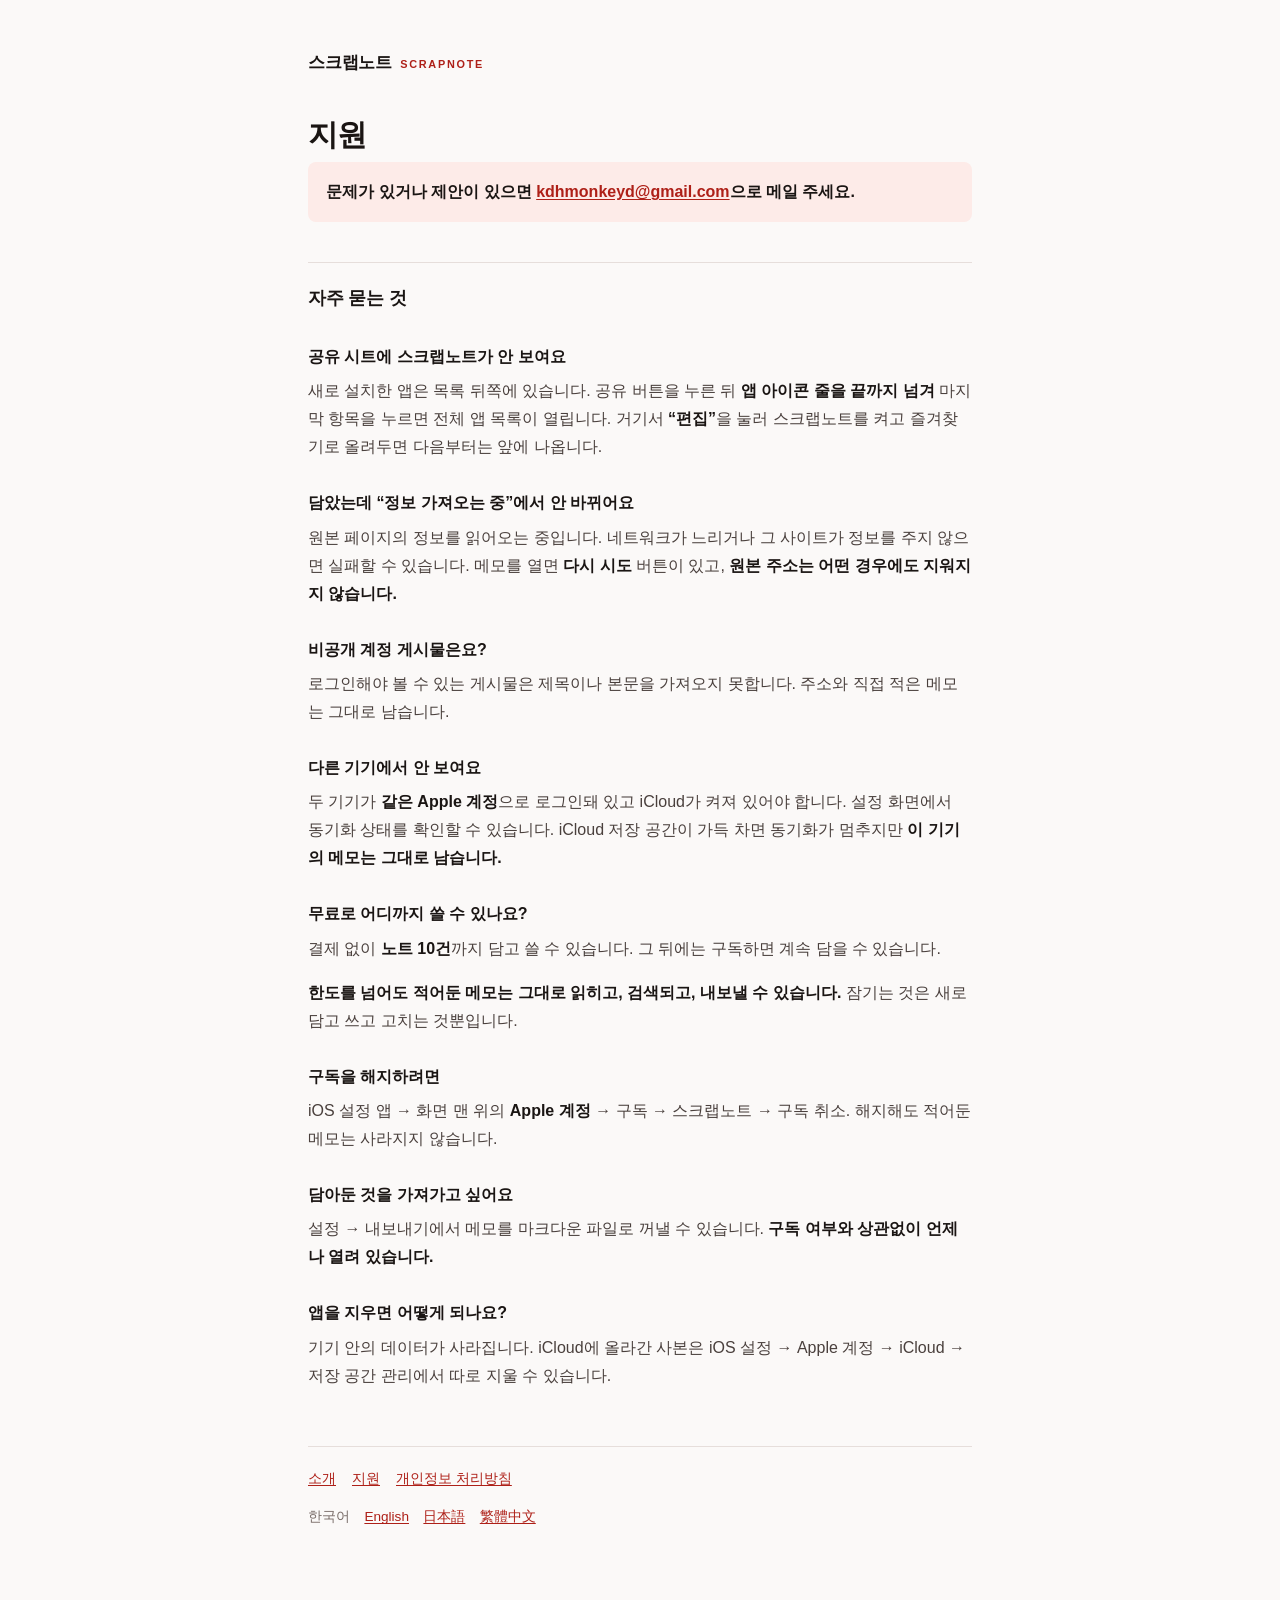
<file: support.html>
<!doctype html>
<html lang="ko">
<head>
<meta charset="utf-8">
<meta name="viewport" content="width=device-width, initial-scale=1">
<title>지원 — 스크랩노트</title>
<meta name="description" content="스크랩노트 사용 중 자주 묻는 것과 문의 방법.">
<link rel="stylesheet" href="_style.css">
</head>
<body>
<div class="wrap">
<header class="brand">
  <a href="./"><span class="ko">스크랩노트</span><span class="en">ScrapNote</span></a>
</header>
<h1>지원</h1>
<p class="lede">문제가 있거나 제안이 있으면 <a href="mailto:kdhmonkeyd@gmail.com">kdhmonkeyd@gmail.com</a>으로 메일 주세요.</p>

<h2>자주 묻는 것</h2>

<h3>공유 시트에 스크랩노트가 안 보여요</h3>
<p>새로 설치한 앱은 목록 뒤쪽에 있습니다. 공유 버튼을 누른 뒤 <strong>앱 아이콘 줄을 끝까지 넘겨</strong> 마지막 항목을 누르면 전체 앱 목록이 열립니다. 거기서 <strong>“편집”</strong>을 눌러 스크랩노트를 켜고 즐겨찾기로 올려두면 다음부터는 앞에 나옵니다.</p>

<h3>담았는데 “정보 가져오는 중”에서 안 바뀌어요</h3>
<p>원본 페이지의 정보를 읽어오는 중입니다. 네트워크가 느리거나 그 사이트가 정보를 주지 않으면 실패할 수 있습니다. 메모를 열면 <strong>다시 시도</strong> 버튼이 있고, <strong>원본 주소는 어떤 경우에도 지워지지 않습니다.</strong></p>

<h3>비공개 계정 게시물은요?</h3>
<p>로그인해야 볼 수 있는 게시물은 제목이나 본문을 가져오지 못합니다. 주소와 직접 적은 메모는 그대로 남습니다.</p>

<h3>다른 기기에서 안 보여요</h3>
<p>두 기기가 <strong>같은 Apple 계정</strong>으로 로그인돼 있고 iCloud가 켜져 있어야 합니다. 설정 화면에서 동기화 상태를 확인할 수 있습니다. iCloud 저장 공간이 가득 차면 동기화가 멈추지만 <strong>이 기기의 메모는 그대로 남습니다.</strong></p>

<h3>무료로 어디까지 쓸 수 있나요?</h3>
<p>결제 없이 <strong>노트 10건</strong>까지 담고 쓸 수 있습니다. 그 뒤에는 구독하면 계속 담을 수 있습니다.</p>
<p><strong>한도를 넘어도 적어둔 메모는 그대로 읽히고, 검색되고, 내보낼 수 있습니다.</strong> 잠기는 것은 새로 담고 쓰고 고치는 것뿐입니다.</p>

<h3>구독을 해지하려면</h3>
<p>iOS 설정 앱 → 화면 맨 위의 <strong>Apple 계정</strong> → 구독 → 스크랩노트 → 구독 취소. 해지해도 적어둔 메모는 사라지지 않습니다.</p>

<h3>담아둔 것을 가져가고 싶어요</h3>
<p>설정 → 내보내기에서 메모를 마크다운 파일로 꺼낼 수 있습니다. <strong>구독 여부와 상관없이 언제나 열려 있습니다.</strong></p>

<h3>앱을 지우면 어떻게 되나요?</h3>
<p>기기 안의 데이터가 사라집니다. iCloud에 올라간 사본은 iOS 설정 → Apple 계정 → iCloud → 저장 공간 관리에서 따로 지울 수 있습니다.</p>
<footer>
  <a href="./">소개</a><a href="support.html">지원</a><a href="privacy.html">개인정보 처리방침</a>
</footer>
<nav class="langs"><span>한국어</span><a href="support.en.html" hreflang="en">English</a><a href="support.ja.html" hreflang="ja">日本語</a><a href="support.zh-Hant.html" hreflang="zh-Hant">繁體中文</a></nav>

</div>
</body>
</html>
</file>
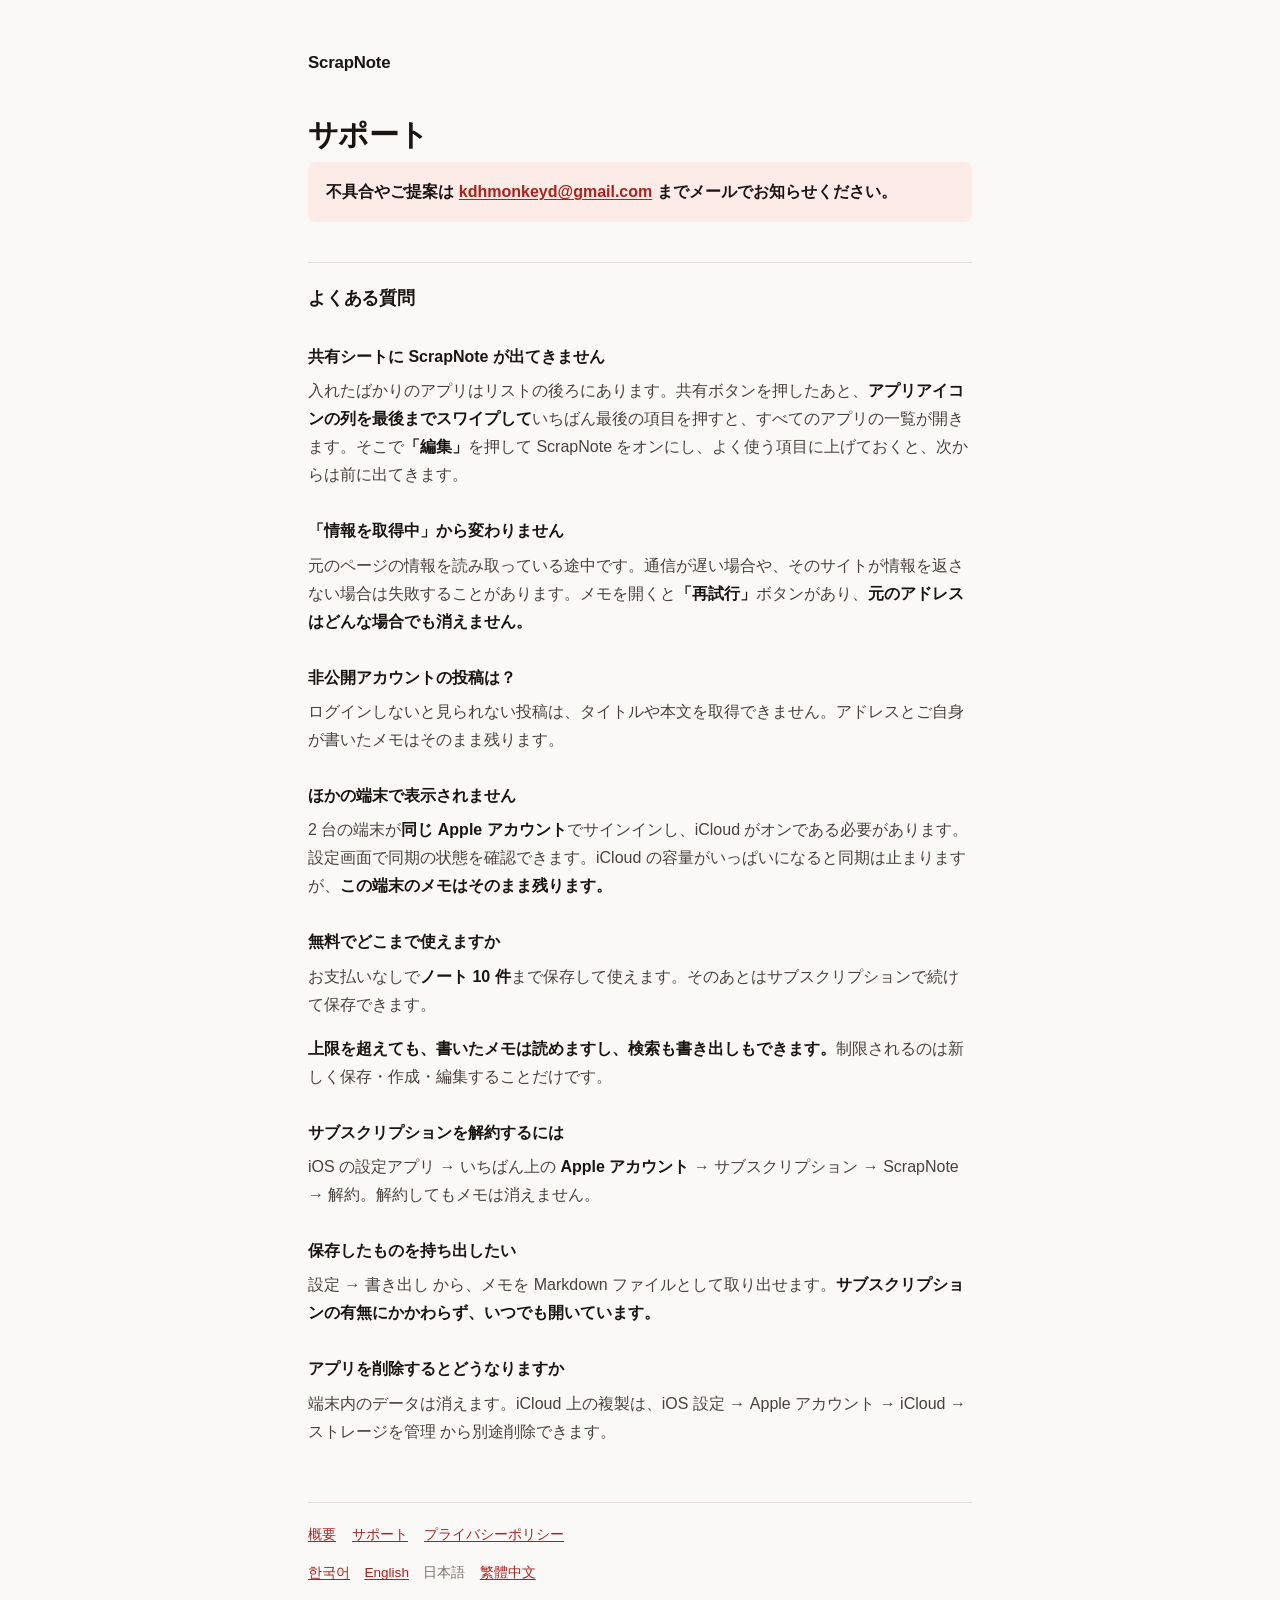
<file: support.ja.html>
<!doctype html>
<html lang="ja">
<head>
<meta charset="utf-8">
<meta name="viewport" content="width=device-width, initial-scale=1">
<title>サポート — ScrapNote</title>
<meta name="description" content="ScrapNote のよくある質問と、お問い合わせ方法。">
<link rel="stylesheet" href="_style.css">
</head>
<body>
<div class="wrap">
<header class="brand">
  <a href="./"><span class="ko">ScrapNote</span></a>
</header>

<h1>サポート</h1>
<p class="lede">不具合やご提案は <a href="mailto:kdhmonkeyd@gmail.com">kdhmonkeyd@gmail.com</a> までメールでお知らせください。</p>

<h2>よくある質問</h2>

<h3>共有シートに ScrapNote が出てきません</h3>
<p>入れたばかりのアプリはリストの後ろにあります。共有ボタンを押したあと、<strong>アプリアイコンの列を最後までスワイプして</strong>いちばん最後の項目を押すと、すべてのアプリの一覧が開きます。そこで<strong>「編集」</strong>を押して ScrapNote をオンにし、よく使う項目に上げておくと、次からは前に出てきます。</p>

<h3>「情報を取得中」から変わりません</h3>
<p>元のページの情報を読み取っている途中です。通信が遅い場合や、そのサイトが情報を返さない場合は失敗することがあります。メモを開くと<strong>「再試行」</strong>ボタンがあり、<strong>元のアドレスはどんな場合でも消えません。</strong></p>

<h3>非公開アカウントの投稿は？</h3>
<p>ログインしないと見られない投稿は、タイトルや本文を取得できません。アドレスとご自身が書いたメモはそのまま残ります。</p>

<h3>ほかの端末で表示されません</h3>
<p>2 台の端末が<strong>同じ Apple アカウント</strong>でサインインし、iCloud がオンである必要があります。設定画面で同期の状態を確認できます。iCloud の容量がいっぱいになると同期は止まりますが、<strong>この端末のメモはそのまま残ります。</strong></p>

<h3>無料でどこまで使えますか</h3>
<p>お支払いなしで<strong>ノート 10 件</strong>まで保存して使えます。そのあとはサブスクリプションで続けて保存できます。</p>
<p><strong>上限を超えても、書いたメモは読めますし、検索も書き出しもできます。</strong>制限されるのは新しく保存・作成・編集することだけです。</p>

<h3>サブスクリプションを解約するには</h3>
<p>iOS の設定アプリ → いちばん上の <strong>Apple アカウント</strong> → サブスクリプション → ScrapNote → 解約。解約してもメモは消えません。</p>

<h3>保存したものを持ち出したい</h3>
<p>設定 → 書き出し から、メモを Markdown ファイルとして取り出せます。<strong>サブスクリプションの有無にかかわらず、いつでも開いています。</strong></p>

<h3>アプリを削除するとどうなりますか</h3>
<p>端末内のデータは消えます。iCloud 上の複製は、iOS 設定 → Apple アカウント → iCloud → ストレージを管理 から別途削除できます。</p>
<footer>
  <a href="./">概要</a><a href="support.ja.html">サポート</a><a href="privacy.ja.html">プライバシーポリシー</a>
</footer>
<nav class="langs"><a href="support.html" hreflang="ko">한국어</a><a href="support.en.html" hreflang="en">English</a><span>日本語</span><a href="support.zh-Hant.html" hreflang="zh-Hant">繁體中文</a></nav>

</div>
</body>
</html>
</file>
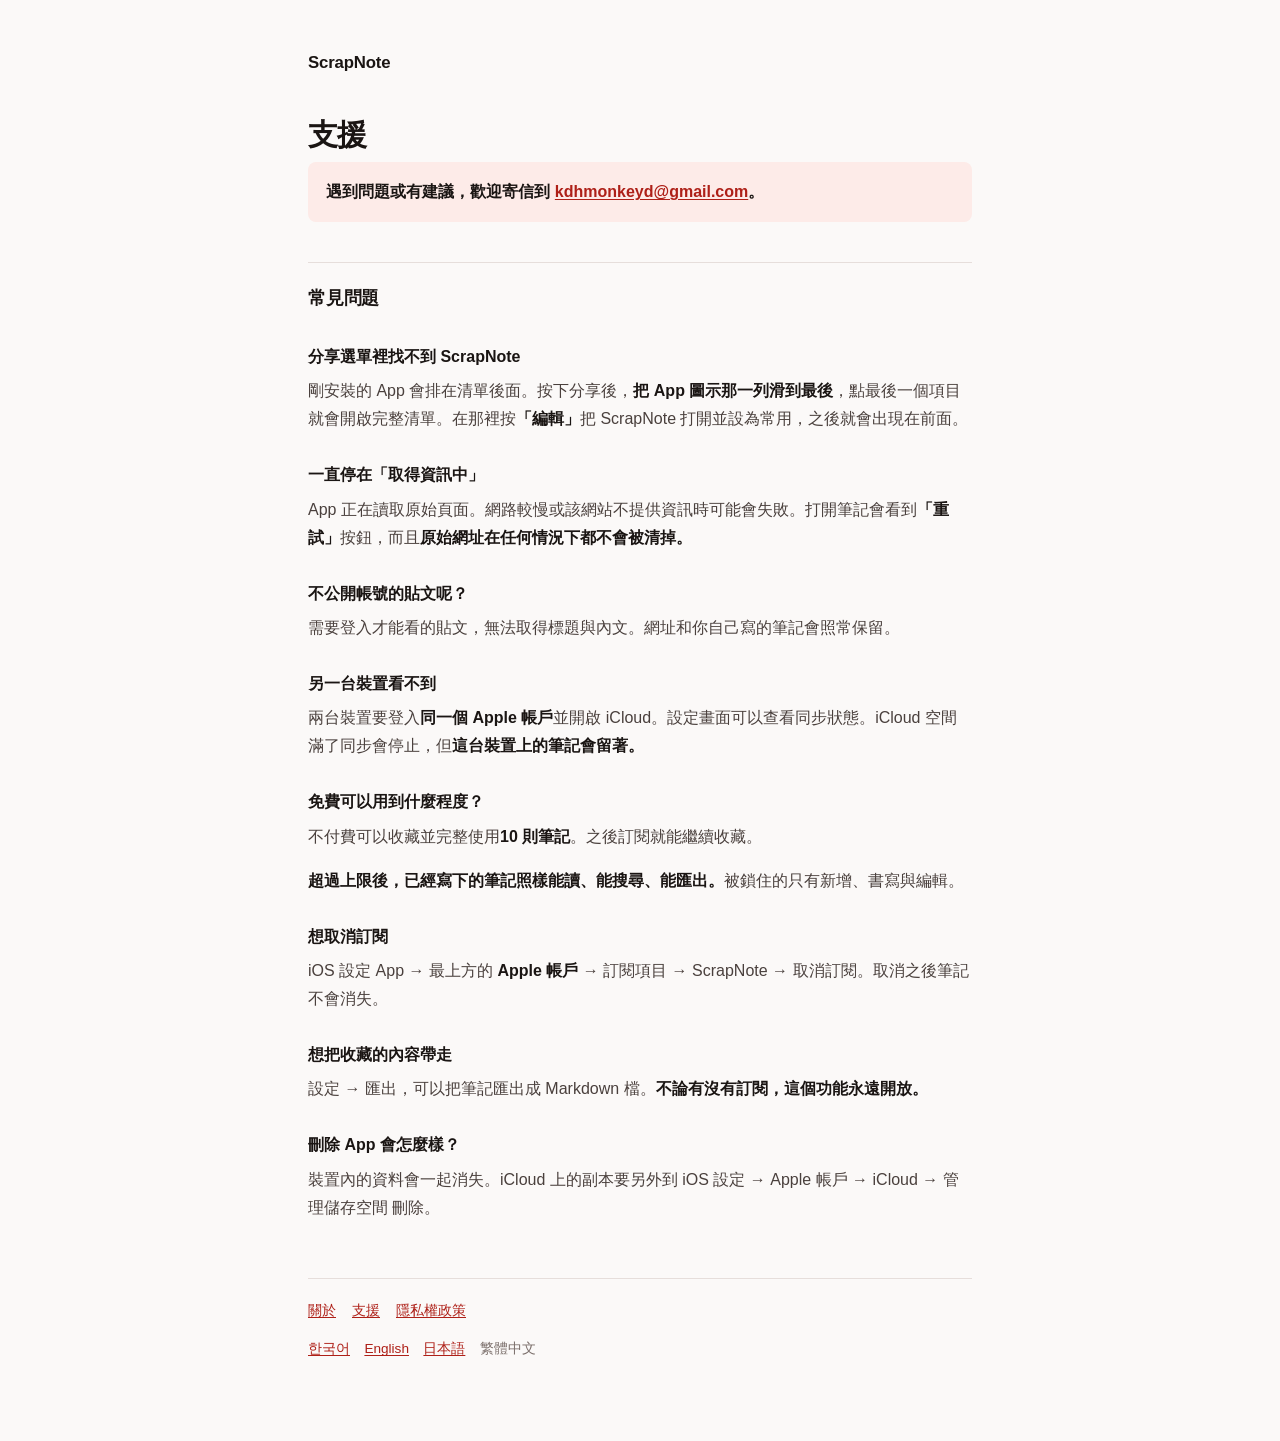
<file: support.zh-Hant.html>
<!doctype html>
<html lang="zh-Hant">
<head>
<meta charset="utf-8">
<meta name="viewport" content="width=device-width, initial-scale=1">
<title>支援 — ScrapNote</title>
<meta name="description" content="ScrapNote 的常見問題與聯絡方式。">
<link rel="stylesheet" href="_style.css">
</head>
<body>
<div class="wrap">
<header class="brand">
  <a href="./"><span class="ko">ScrapNote</span></a>
</header>

<h1>支援</h1>
<p class="lede">遇到問題或有建議，歡迎寄信到 <a href="mailto:kdhmonkeyd@gmail.com">kdhmonkeyd@gmail.com</a>。</p>

<h2>常見問題</h2>

<h3>分享選單裡找不到 ScrapNote</h3>
<p>剛安裝的 App 會排在清單後面。按下分享後，<strong>把 App 圖示那一列滑到最後</strong>，點最後一個項目就會開啟完整清單。在那裡按<strong>「編輯」</strong>把 ScrapNote 打開並設為常用，之後就會出現在前面。</p>

<h3>一直停在「取得資訊中」</h3>
<p>App 正在讀取原始頁面。網路較慢或該網站不提供資訊時可能會失敗。打開筆記會看到<strong>「重試」</strong>按鈕，而且<strong>原始網址在任何情況下都不會被清掉。</strong></p>

<h3>不公開帳號的貼文呢？</h3>
<p>需要登入才能看的貼文，無法取得標題與內文。網址和你自己寫的筆記會照常保留。</p>

<h3>另一台裝置看不到</h3>
<p>兩台裝置要登入<strong>同一個 Apple 帳戶</strong>並開啟 iCloud。設定畫面可以查看同步狀態。iCloud 空間滿了同步會停止，但<strong>這台裝置上的筆記會留著。</strong></p>

<h3>免費可以用到什麼程度？</h3>
<p>不付費可以收藏並完整使用<strong>10 則筆記</strong>。之後訂閱就能繼續收藏。</p>
<p><strong>超過上限後，已經寫下的筆記照樣能讀、能搜尋、能匯出。</strong>被鎖住的只有新增、書寫與編輯。</p>

<h3>想取消訂閱</h3>
<p>iOS 設定 App → 最上方的 <strong>Apple 帳戶</strong> → 訂閱項目 → ScrapNote → 取消訂閱。取消之後筆記不會消失。</p>

<h3>想把收藏的內容帶走</h3>
<p>設定 → 匯出，可以把筆記匯出成 Markdown 檔。<strong>不論有沒有訂閱，這個功能永遠開放。</strong></p>

<h3>刪除 App 會怎麼樣？</h3>
<p>裝置內的資料會一起消失。iCloud 上的副本要另外到 iOS 設定 → Apple 帳戶 → iCloud → 管理儲存空間 刪除。</p>
<footer>
  <a href="./">關於</a><a href="support.zh-Hant.html">支援</a><a href="privacy.zh-Hant.html">隱私權政策</a>
</footer>
<nav class="langs"><a href="support.html" hreflang="ko">한국어</a><a href="support.en.html" hreflang="en">English</a><a href="support.ja.html" hreflang="ja">日本語</a><span>繁體中文</span></nav>

</div>
</body>
</html>
</file>
<file: _style.css>
/* 앱과 같은 토큰 (DesignTokens.swift) */
:root {
  --brand: #DE2E24; --brand-ink: #AE2018; --brand-soft: #FDEBE8;
  --ground: #FBF9F8; --surface: #FFFFFF; --sunk: #F4EFED;
  --ink: #1A1513; --ink2: #4A403D; --ink3: #7A6E6A;
  --hairline: #E6DEDB;
}
@media (prefers-color-scheme: dark) {
  :root {
    --brand: #FF6A5C; --brand-ink: #FF9084; --brand-soft: #35201D;
    --ground: #16110F; --surface: #1E1815; --sunk: #241D1A;
    --ink: #F3EDEB; --ink2: #C4B8B4; --ink3: #93857F;
    --hairline: #362C29;
  }
}
* { box-sizing: border-box; }
html { -webkit-text-size-adjust: 100%; }
body {
  margin: 0; background: var(--ground); color: var(--ink);
  font: 16px/1.75 "Apple SD Gothic Neo", "Pretendard", -apple-system,
        BlinkMacSystemFont, "Segoe UI", "Malgun Gothic", sans-serif;
  -webkit-font-smoothing: antialiased;
}
.wrap { max-width: 44rem; margin: 0 auto; padding: 3rem 1.25rem 5rem; }
header.brand { display: flex; align-items: center; gap: .6rem; margin-bottom: 2.5rem; }
header.brand a { display: flex; align-items: baseline; gap: .5rem; text-decoration: none; }
header.brand .ko { font-size: 1.05rem; font-weight: 800; color: var(--ink); letter-spacing: -.01em; }
header.brand .en {
  font-size: .68rem; font-weight: 700; letter-spacing: .16em;
  text-transform: uppercase; color: var(--brand-ink);
}
h1 { font-size: 1.85rem; font-weight: 800; line-height: 1.25; letter-spacing: -.02em; margin: 0 0 .5rem; }
h2 {
  font-size: 1.12rem; font-weight: 700; margin: 2.5rem 0 .75rem;
  padding-top: 1.25rem; border-top: 1px solid var(--hairline); letter-spacing: -.01em;
}
h3 { font-size: 1rem; font-weight: 700; margin: 1.75rem 0 .4rem; }
p, li { color: var(--ink2); }
p { margin: 0 0 1rem; }
strong, b { color: var(--ink); font-weight: 700; }
.meta { color: var(--ink3); font-size: .86rem; margin-bottom: 2rem; }
.lede {
  background: var(--brand-soft); color: var(--ink);
  padding: 1rem 1.15rem; border-radius: 8px; margin: 0 0 2rem; font-weight: 600;
}
ul, ol { padding-left: 1.25rem; margin: 0 0 1rem; }
li { margin-bottom: .4rem; }
.scroller { overflow-x: auto; margin: 0 0 1.25rem; }
table { border-collapse: collapse; width: 100%; font-size: .93rem; min-width: 26rem; }
th, td { text-align: left; padding: .55rem .8rem .55rem 0; border-bottom: 1px solid var(--hairline); vertical-align: top; }
th { font-size: .78rem; font-weight: 700; color: var(--ink3); letter-spacing: .04em; }
code {
  font-family: ui-monospace, SFMono-Regular, Menlo, monospace;
  font-size: .88em; background: var(--sunk); padding: .1em .35em; border-radius: 3px;
  overflow-wrap: anywhere;
}
a { color: var(--brand-ink); text-underline-offset: 2px; }
a:focus-visible { outline: 2px solid var(--brand); outline-offset: 2px; }
footer {
  margin-top: 3.5rem; padding-top: 1.25rem; border-top: 1px solid var(--hairline);
  font-size: .86rem; color: var(--ink3);
}
footer a { margin-right: 1rem; }

nav.langs { margin-top: .9rem; font-size: .85rem; }
nav.langs a { margin-right: .9rem; }
nav.langs span { margin-right: .9rem; color: var(--ink3, #888); }
</file>
